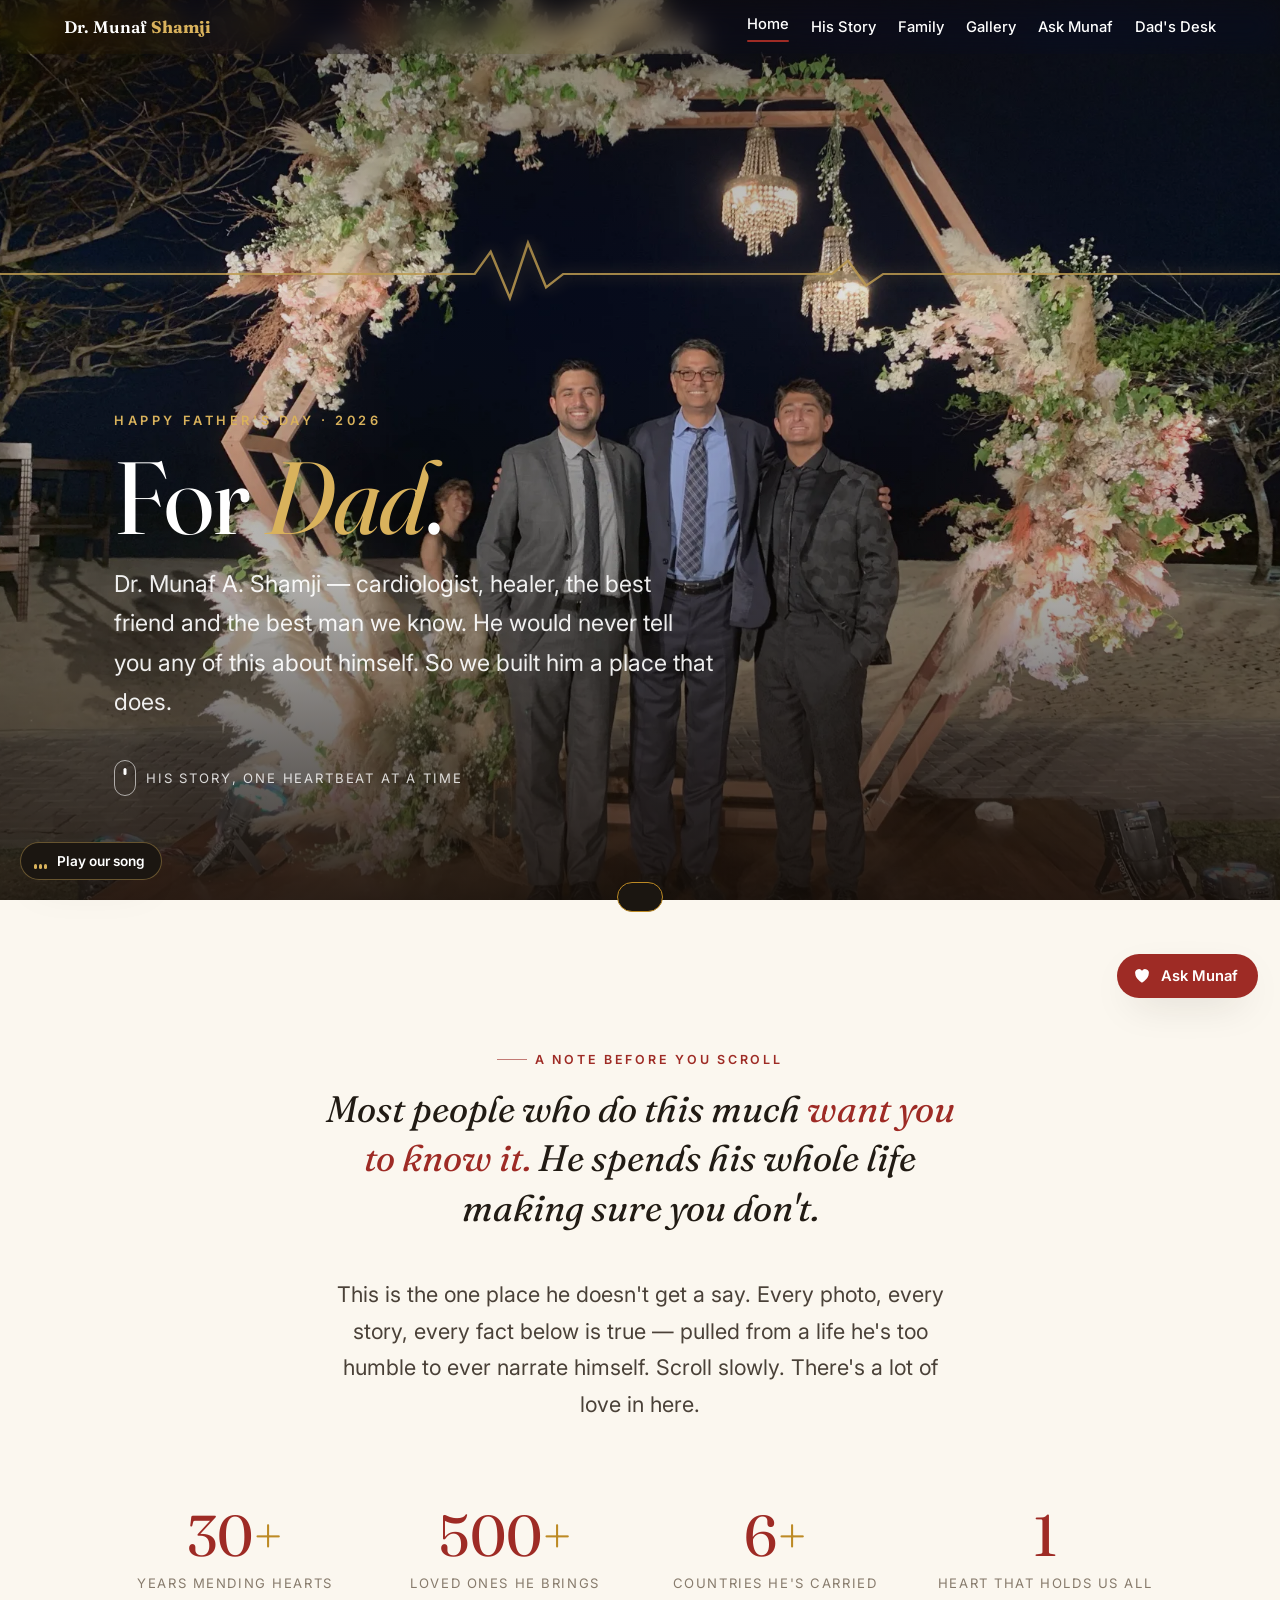
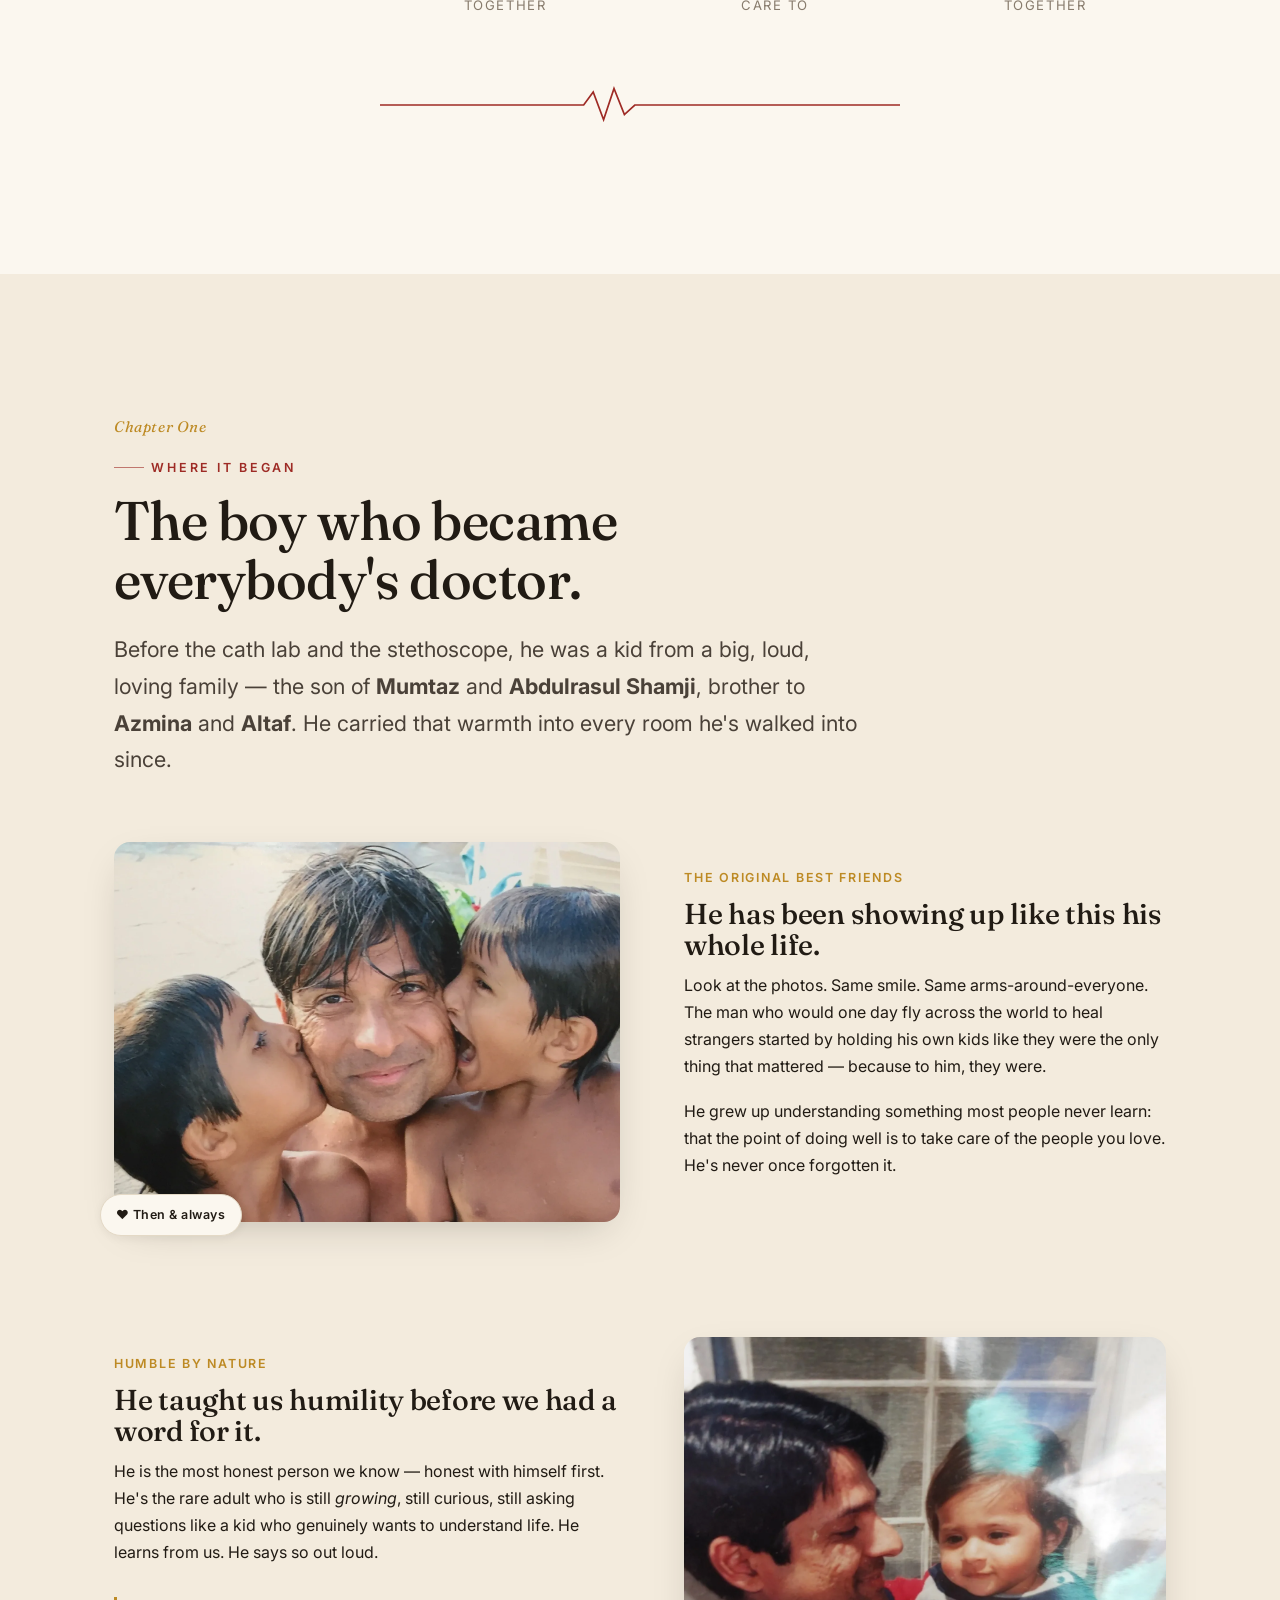
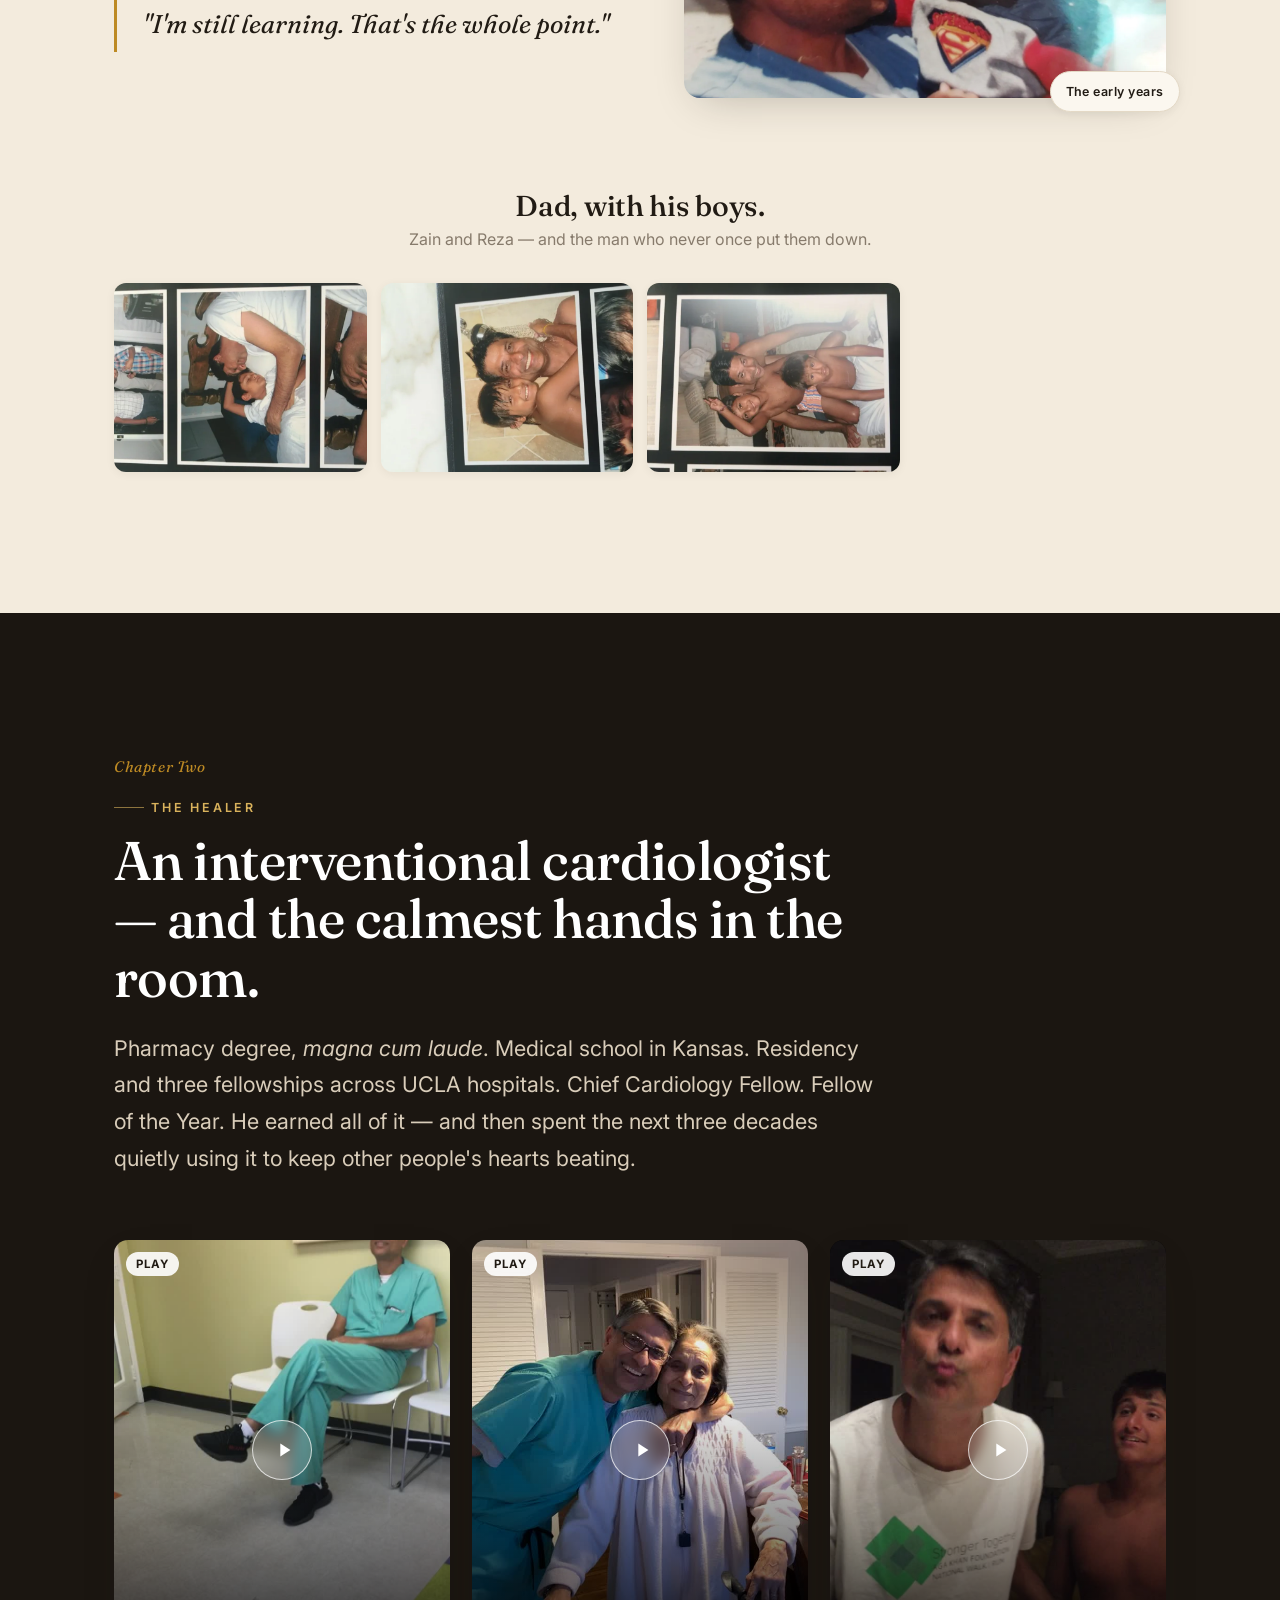
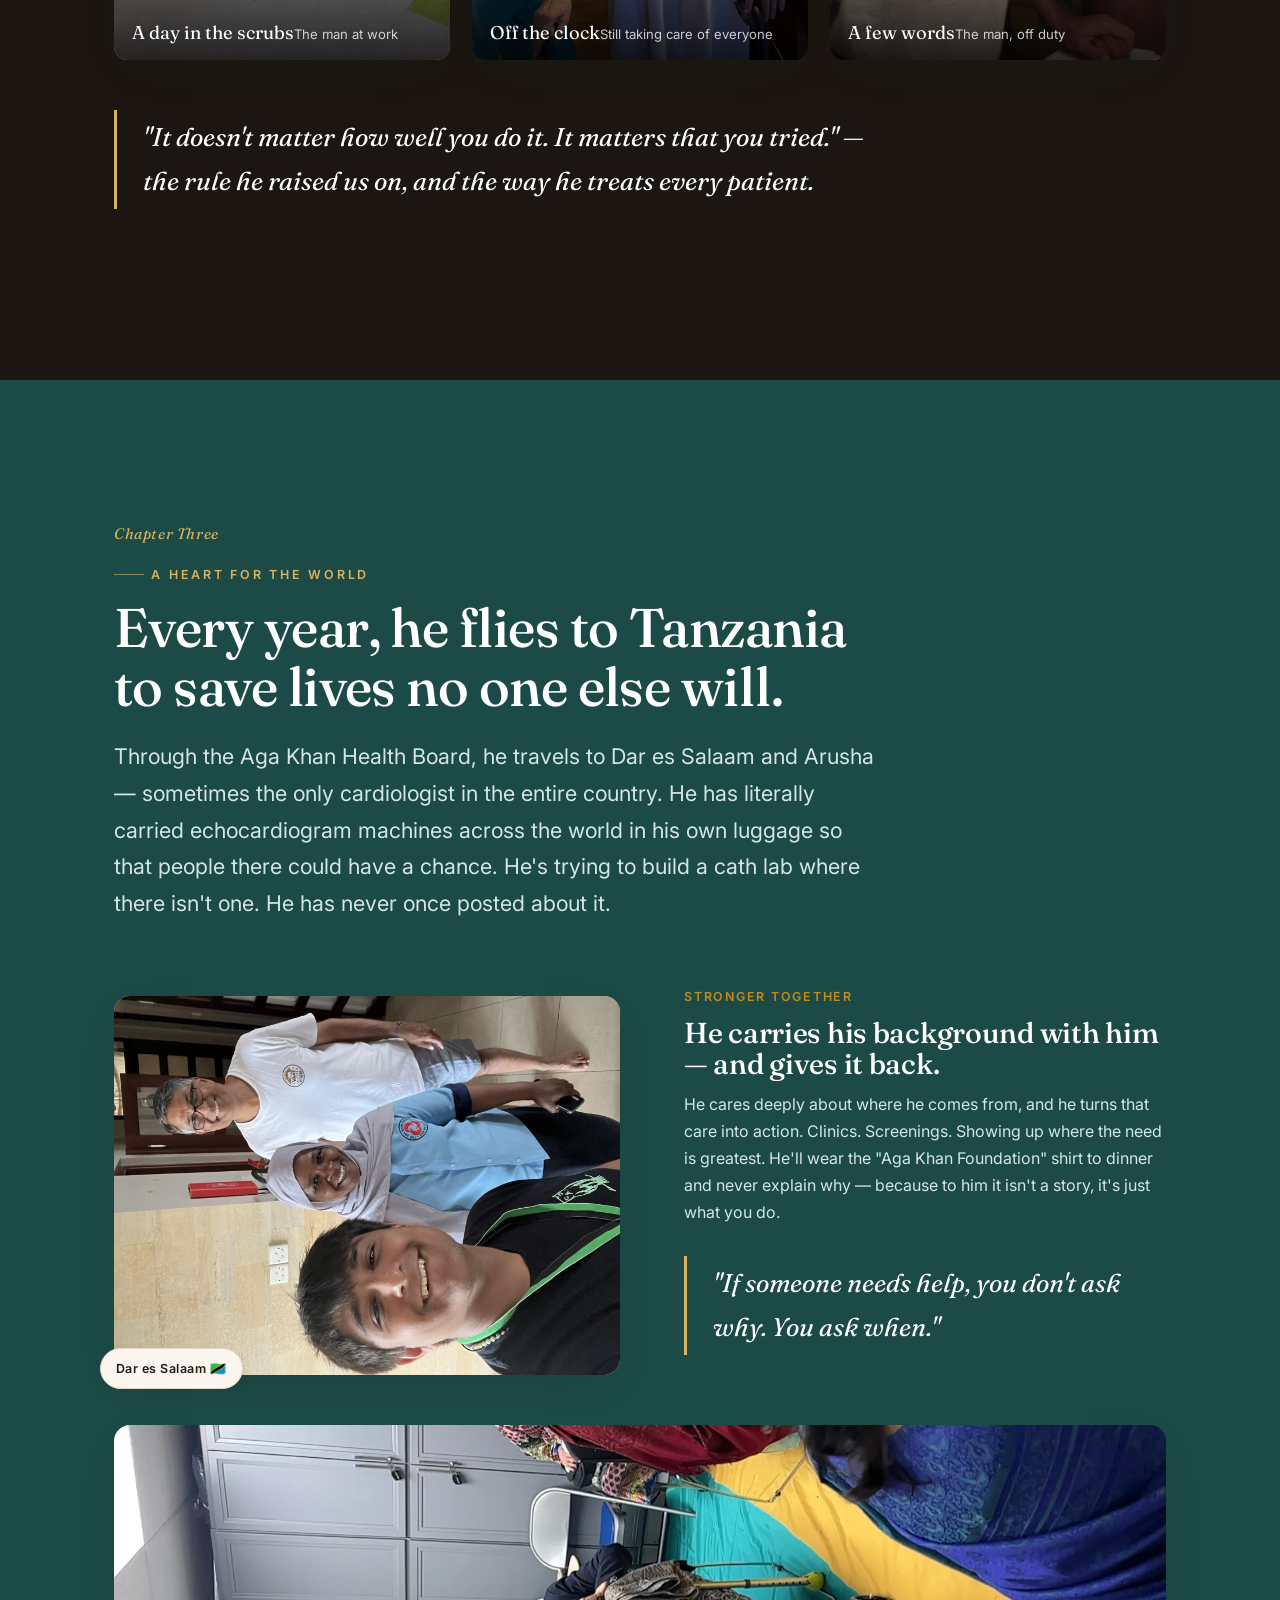
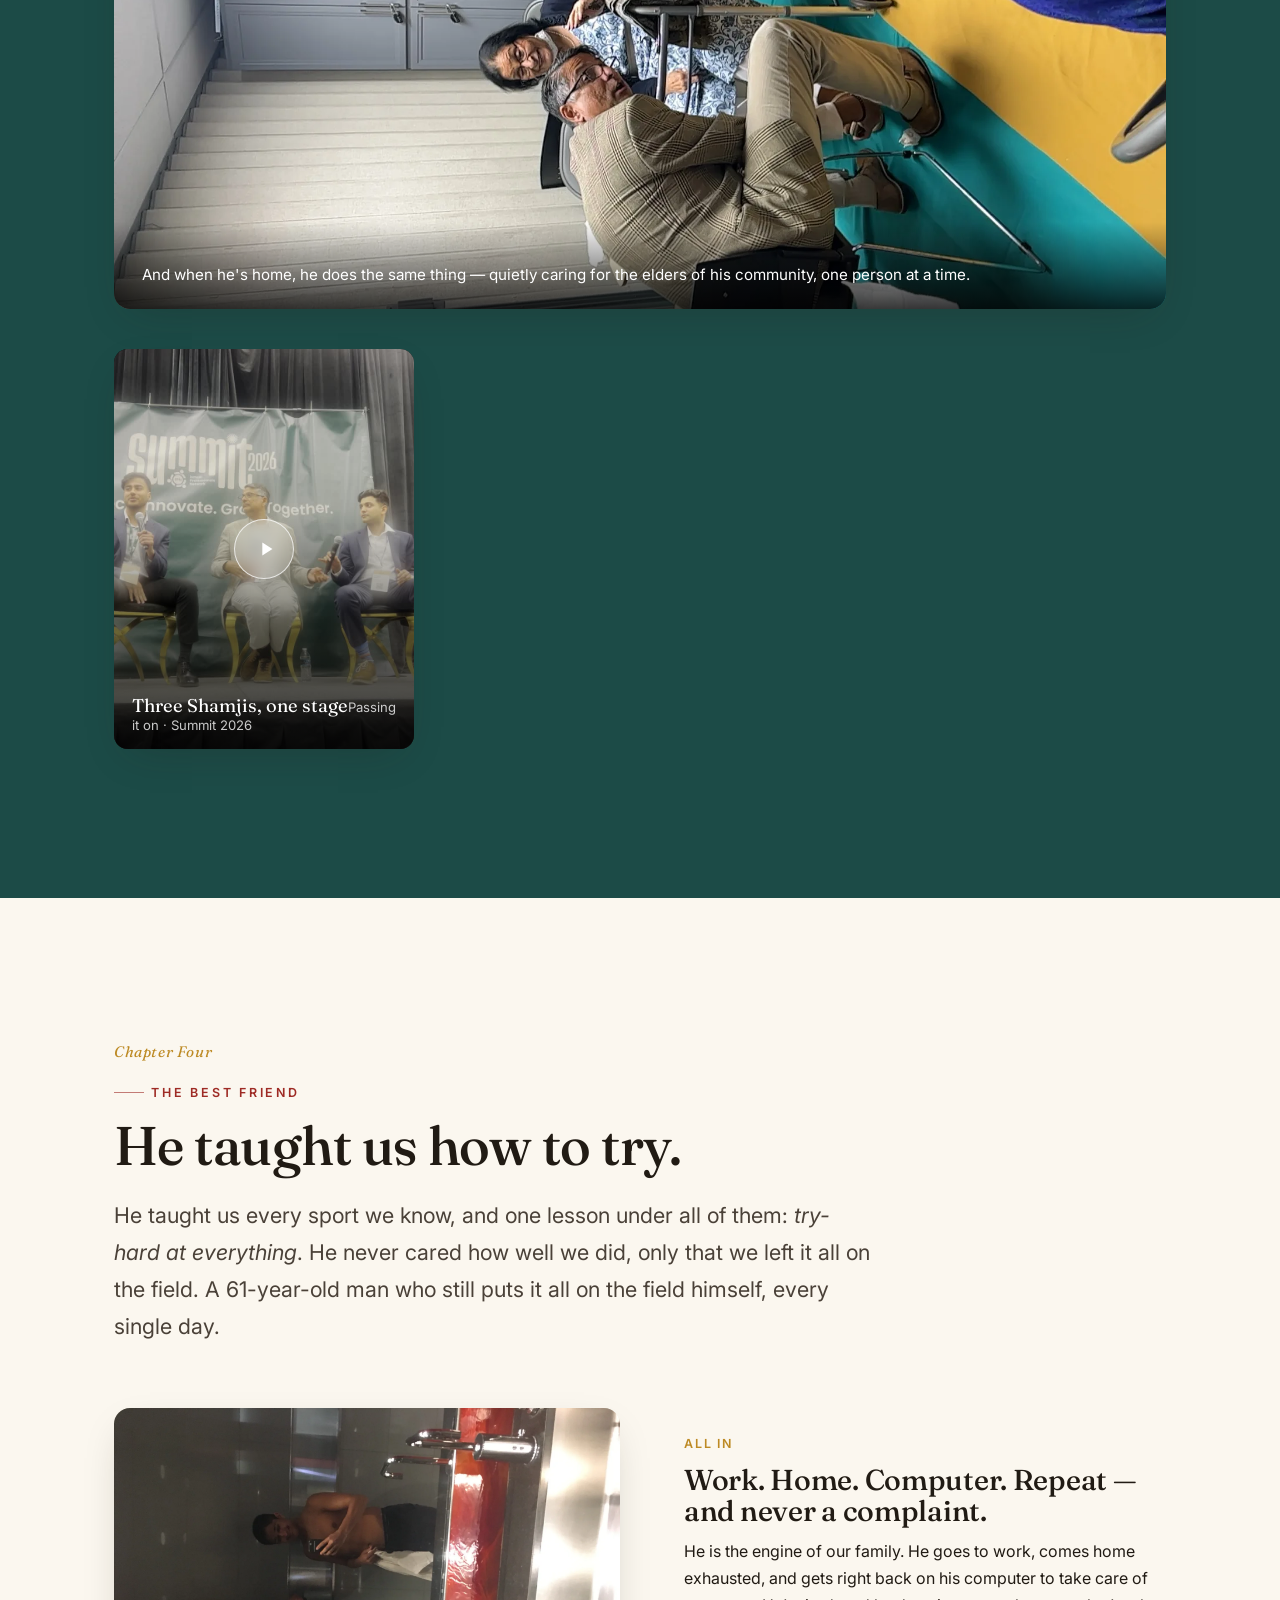
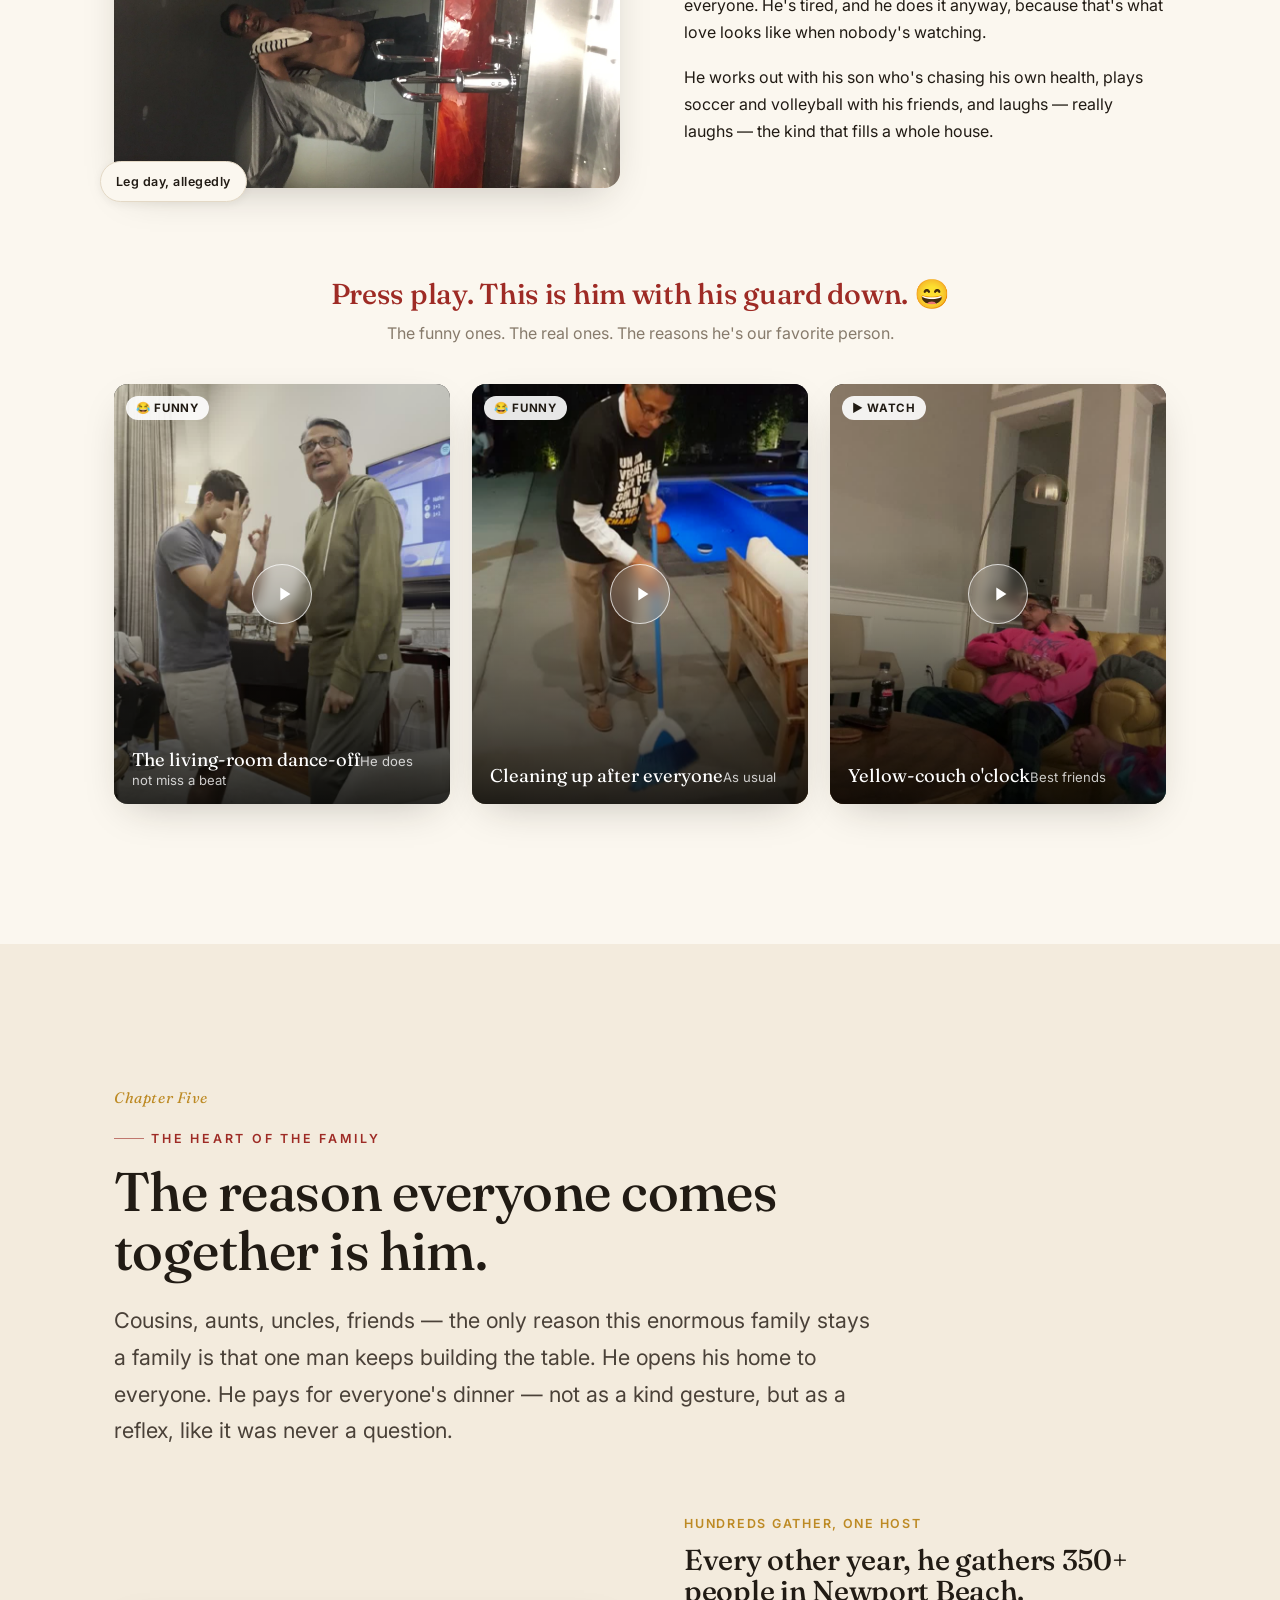
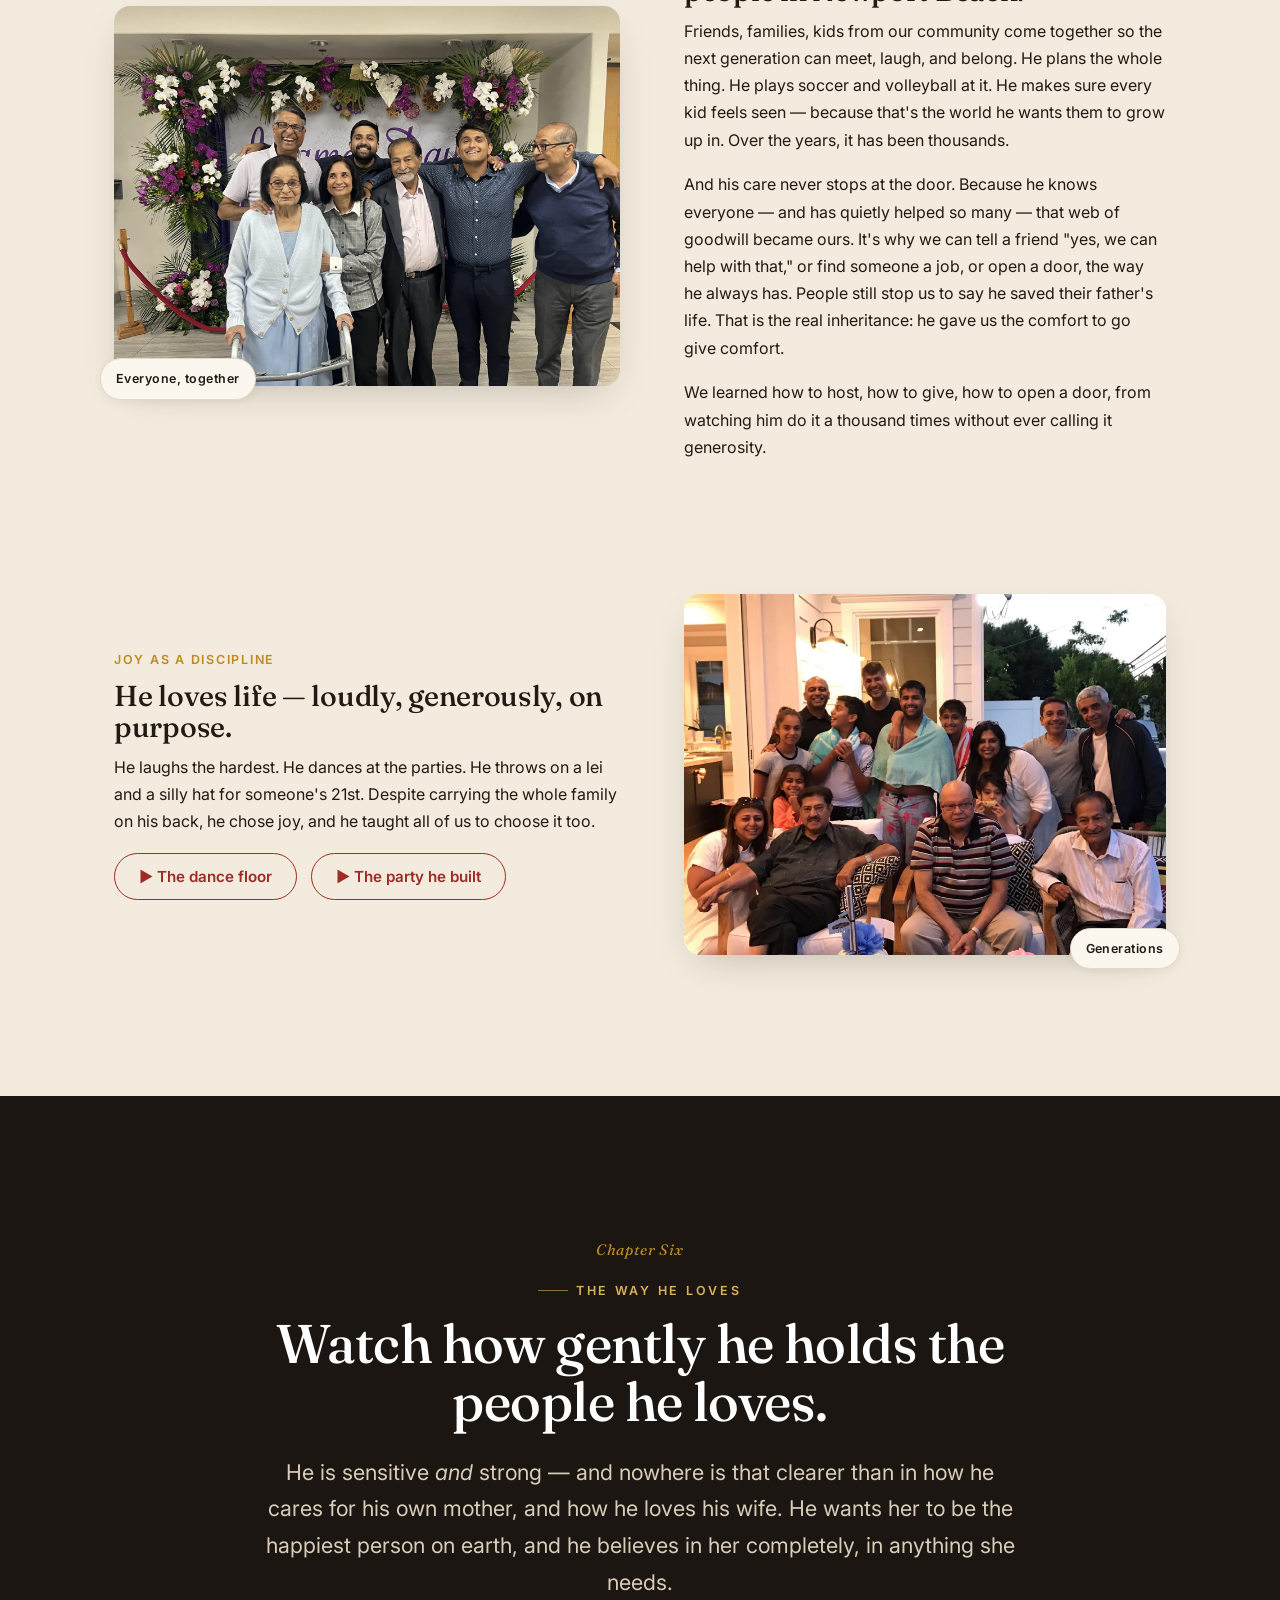
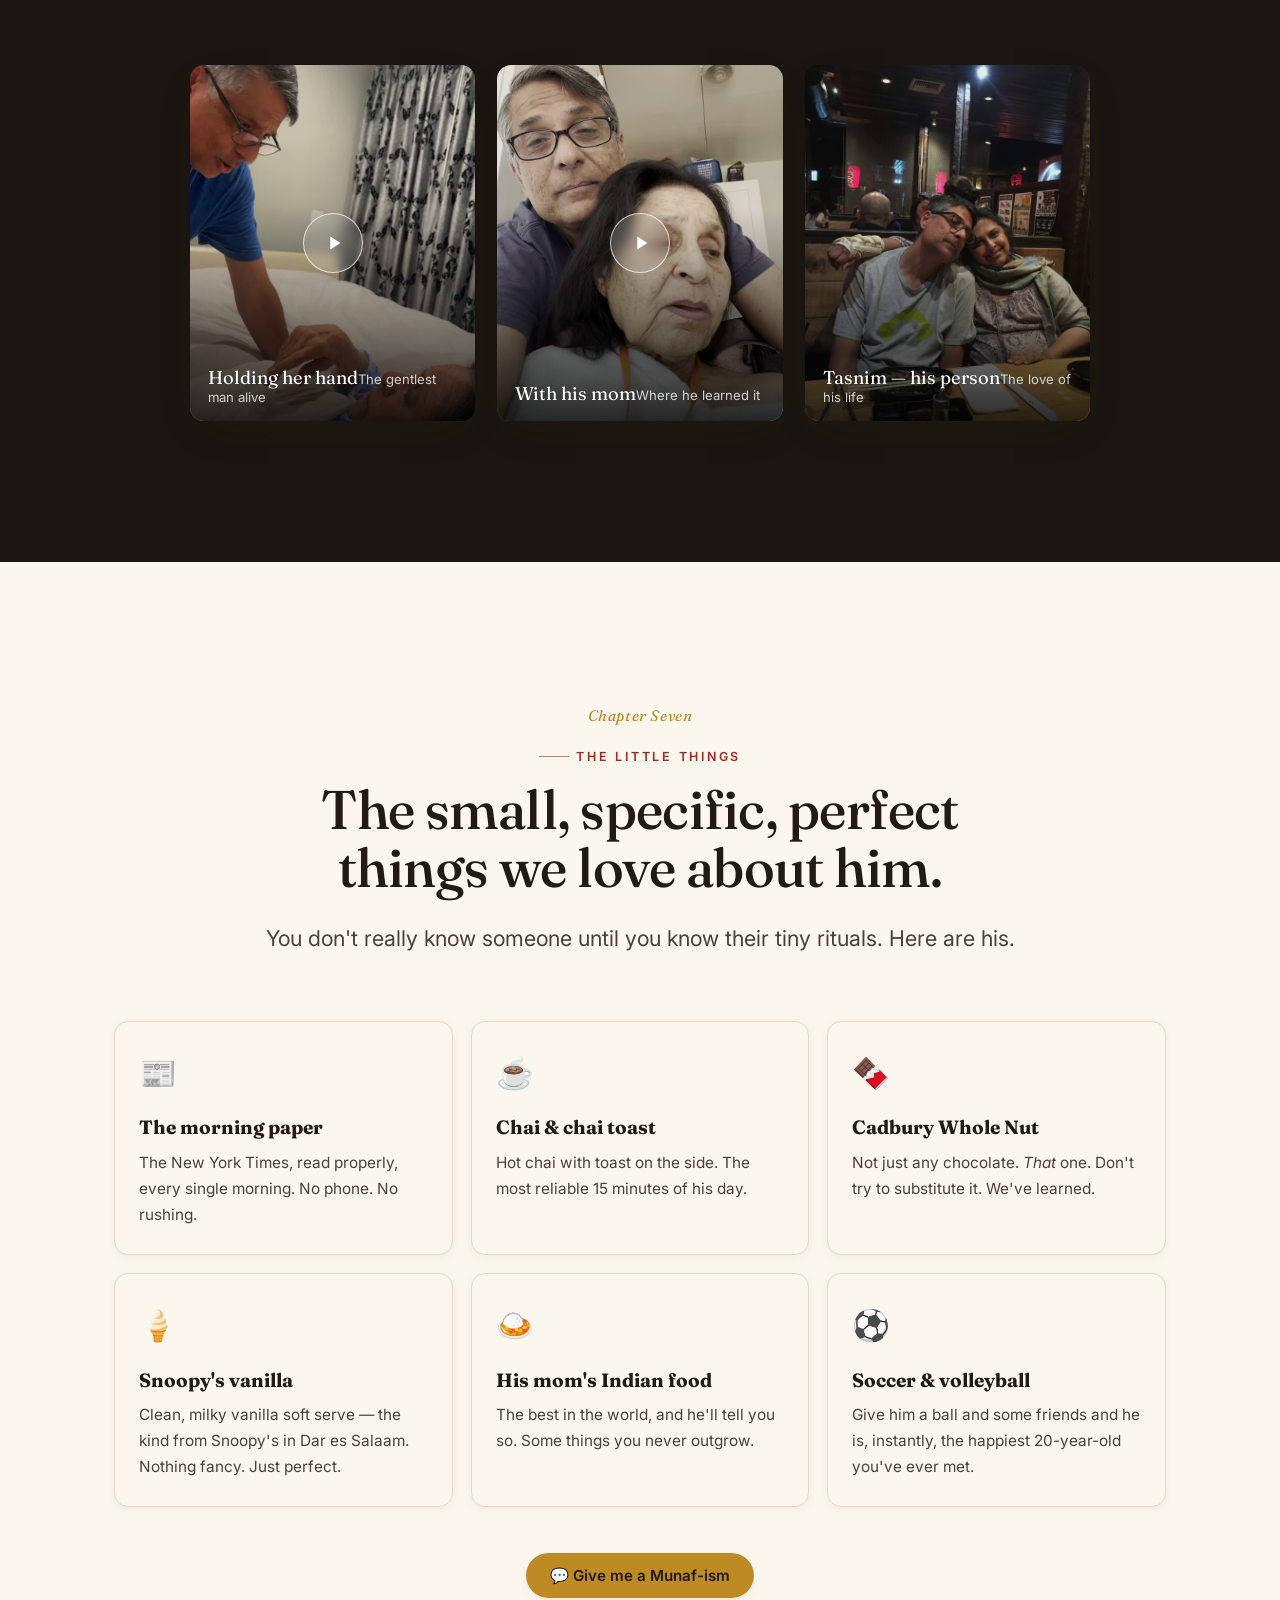
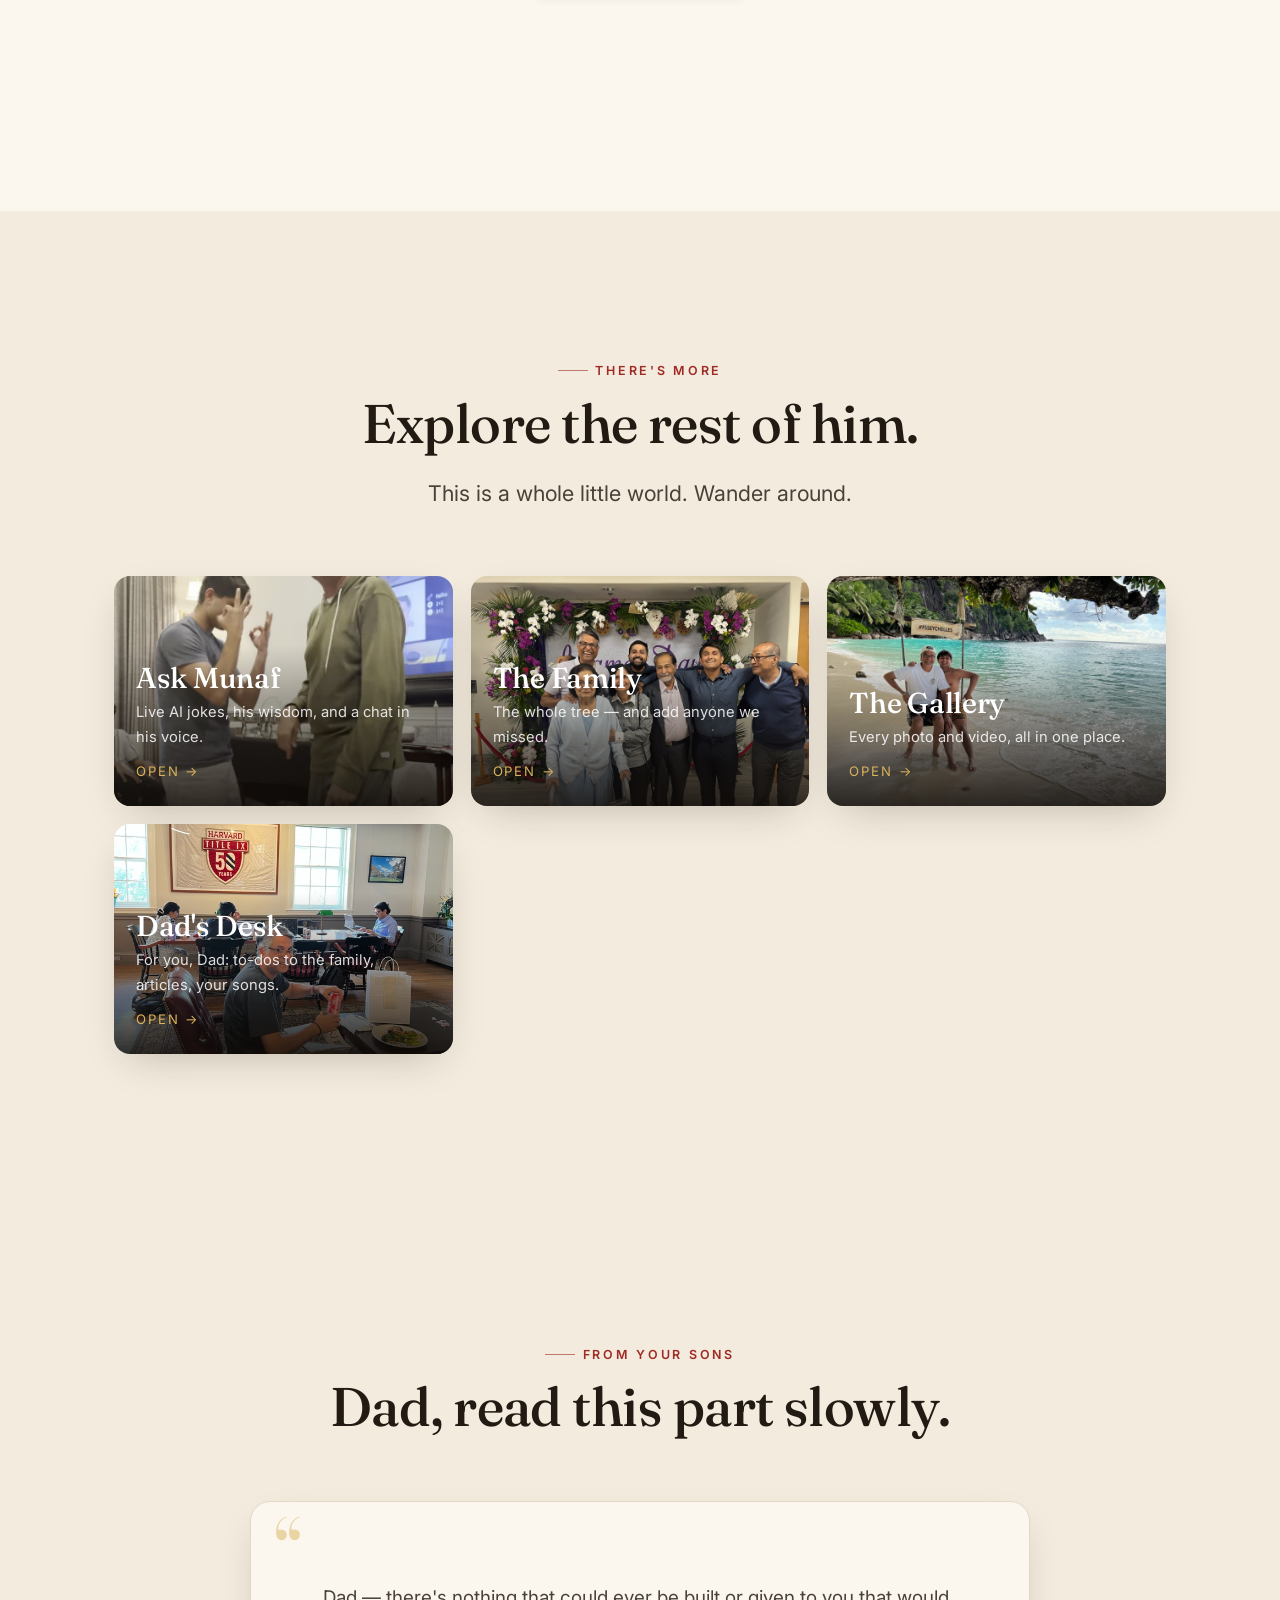
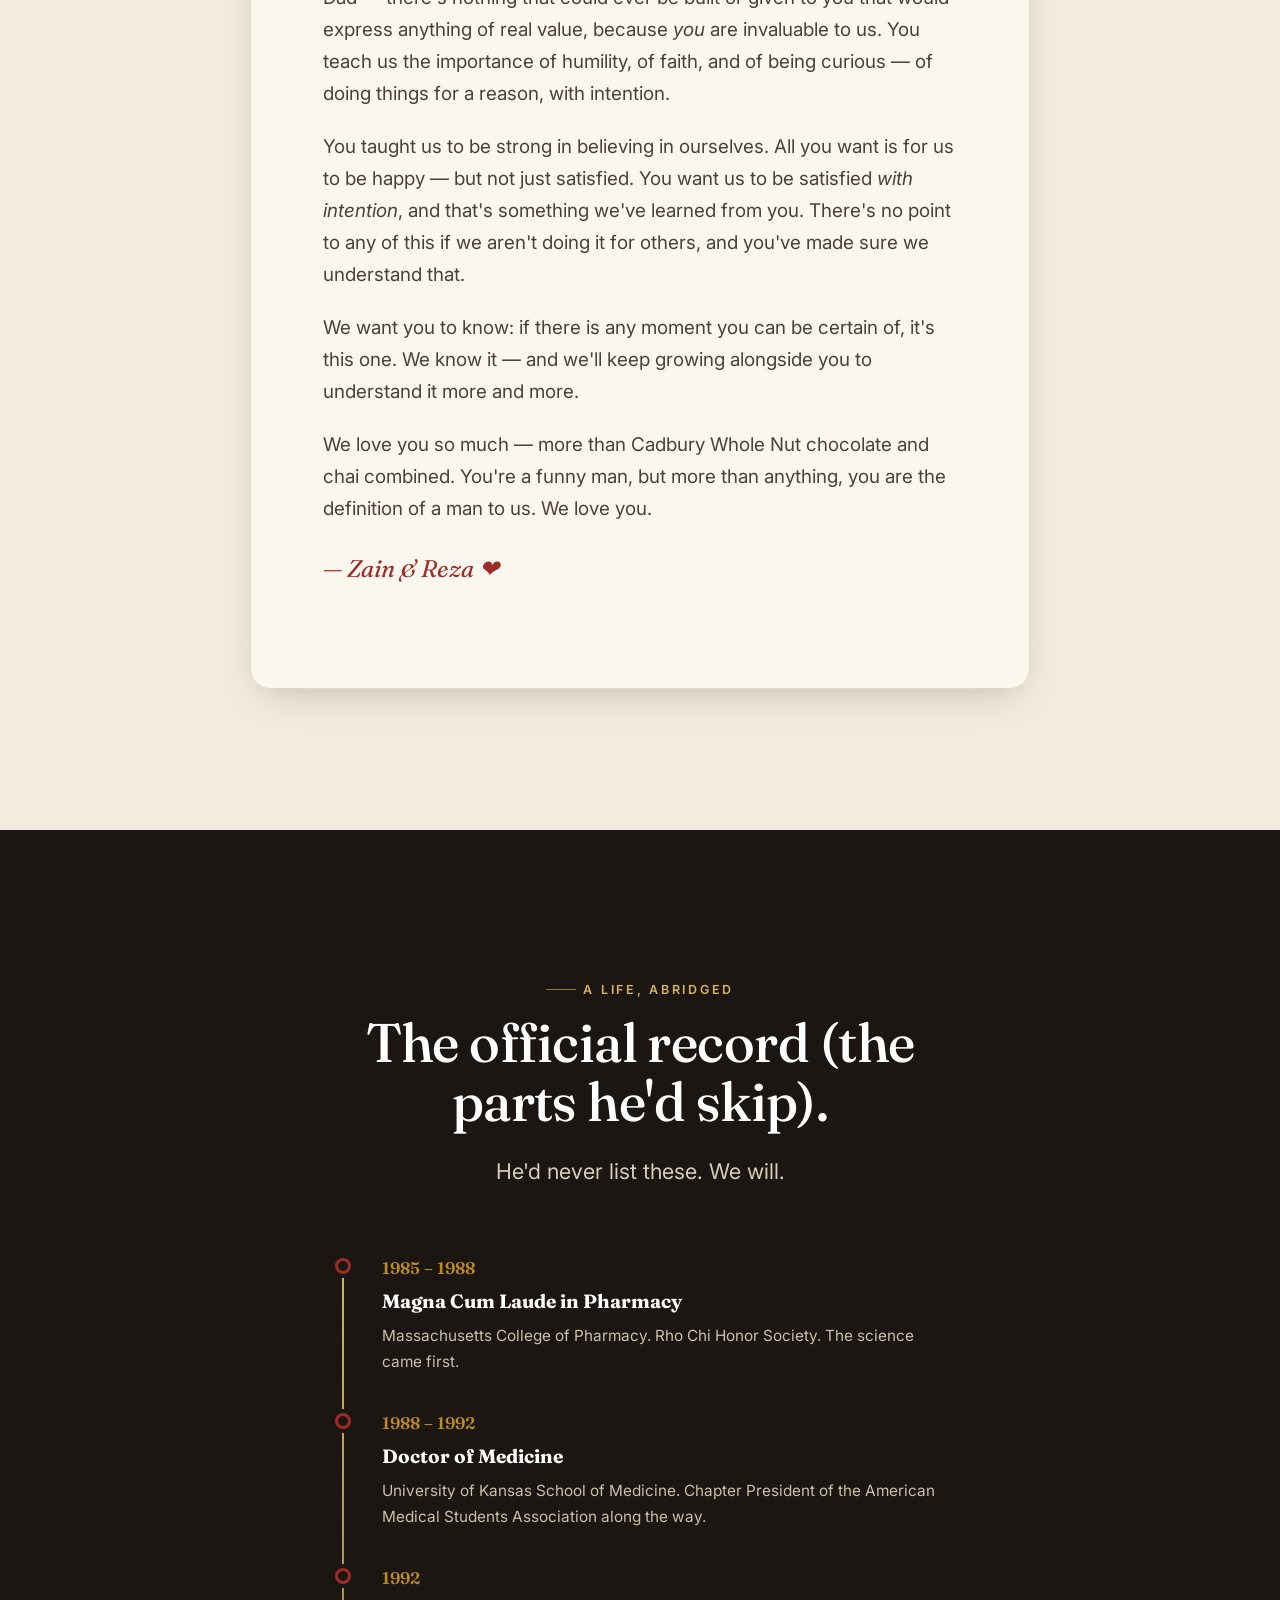
<file: index.html>
<!DOCTYPE html>
<html lang="en">
<head>
<meta charset="UTF-8" />
<meta name="viewport" content="width=device-width, initial-scale=1" />
<title>Dr. Munaf Shamji — A Father's Day Tribute</title>
<meta name="description" content="A tribute to Dr. Munaf A. Shamji — cardiologist, healer, the best friend and father a person could have. He'd never tell you any of this himself. So we will." />
<meta name="author" content="His sons" />
<!-- Unlisted: visible to anyone with the link, but not indexed by search engines. -->
<meta name="robots" content="noindex, nofollow" />
<meta name="theme-color" content="#9E2B25" />

<!-- Open Graph (for when you share the link) -->
<meta property="og:type" content="website" />
<meta property="og:title" content="For Dad — with all our hearts" />
<meta property="og:description" content="A tribute to Dr. Munaf A. Shamji. He never brags about himself, so we built him a home on the internet that does it for him." />
<meta property="og:image" content="https://munafshamji.com/assets/img/arch-suits.jpg" />
<meta property="og:url" content="https://munafshamji.com" />

<link rel="icon" href="data:image/svg+xml,<svg xmlns='http://www.w3.org/2000/svg' viewBox='0 0 100 100'><text y='.9em' font-size='90'>❤️</text></svg>" />
<link rel="preconnect" href="https://fonts.googleapis.com" />
<link rel="preconnect" href="https://fonts.gstatic.com" crossorigin />
<link href="https://fonts.googleapis.com/css2?family=Fraunces:ital,opsz,wght@0,9..144,400;0,9..144,500;0,9..144,600;1,9..144,400;1,9..144,500&family=Inter:wght@400;500;600;700&display=swap" rel="stylesheet" />
<link rel="stylesheet" href="assets/css/styles.css" />
</head>
<body data-page="home" class="has-hero">
<a href="#intro" class="skip" style="position:absolute;left:-9999px">Skip to content</a>

<!-- Top nav is injected by site.js (shared across all pages) -->

<!-- ===================== HERO ===================== -->
<header class="hero" id="top">
  <div class="hero__media">
    <picture>
      <source srcset="assets/img/arch-suits.webp" type="image/webp" />
      <img src="assets/img/arch-suits.jpg" alt="Munaf with his two sons under a floral arch on a beach at night" />
    </picture>
  </div>
  <div class="hero__ecg" aria-hidden="true">
    <svg viewBox="0 0 1200 90" preserveAspectRatio="none">
      <path class="ecg-path" d="M0,45 L420,45 L445,45 L460,20 L478,72 L495,10 L512,60 L528,45 L760,45 L780,45 L795,30 L812,58 L828,45 L1200,45" />
    </svg>
  </div>
  <div class="hero__inner reveal is-vis">
    <div class="hero__kicker">Happy Father's Day · 2026</div>
    <h1>For <em>Dad</em>.</h1>
    <p class="hero__sub">Dr. Munaf A. Shamji — cardiologist, healer, the best friend and the best man we know. He would never tell you any of this about himself. So we built him a place that does.</p>
    <a href="#intro" class="hero__scroll"><span class="dot"></span> His story, one heartbeat at a time</a>
  </div>
</header>

<!-- ===================== INTRO ===================== -->
<section id="intro" class="intro">
  <div class="wrap narrow">
    <span class="eyebrow reveal">A note before you scroll</span>
    <p class="signature-quote reveal d1">Most people who do this much <span>want you to know it.</span> He spends his whole life making sure you don't.</p>
    <p class="lead reveal d2" style="margin-top:2em">This is the one place he doesn't get a say. Every photo, every story, every fact below is true — pulled from a life he's too humble to ever narrate himself. Scroll slowly. There's a lot of love in here.</p>
  </div>

  <div class="wrap">
    <div class="stats">
      <div class="stat reveal">
        <div class="stat__num"><span data-count="30">0</span><span class="plus">+</span></div>
        <div class="stat__label">years mending hearts</div>
      </div>
      <div class="stat reveal d1">
        <div class="stat__num"><span data-count="500">0</span><span class="plus">+</span></div>
        <div class="stat__label">loved ones he brings together</div>
      </div>
      <div class="stat reveal d2">
        <div class="stat__num"><span data-count="6">0</span><span class="plus">+</span></div>
        <div class="stat__label">countries he's carried care to</div>
      </div>
      <div class="stat reveal d3">
        <div class="stat__num"><span data-count="1">0</span></div>
        <div class="stat__label">heart that holds us all together</div>
      </div>
    </div>
  </div>
  <div class="ecg-divider ecg-animate reveal" aria-hidden="true" style="margin-top:60px">
    <svg viewBox="0 0 600 46" preserveAspectRatio="xMidYMid meet"><path class="ecg-path" d="M0,23 L220,23 L235,23 L246,8 L258,40 L270,4 L282,34 L294,23 L600,23"/></svg>
  </div>
</section>

<!-- ===================== ORIGINS ===================== -->
<section id="origins" class="tint-paper2">
  <div class="wrap">
    <div class="sec-head reveal">
      <span class="chapter-no">Chapter One</span>
      <span class="eyebrow">Where it began</span>
      <h2>The boy who became everybody's doctor.</h2>
      <p class="lead">Before the cath lab and the stethoscope, he was a kid from a big, loud, loving family — the son of <strong>Mumtaz</strong> and <strong>Abdulrasul Shamji</strong>, brother to <strong>Azmina</strong> and <strong>Altaf</strong>. He carried that warmth into every room he's walked into since.</p>
    </div>

    <div class="story reveal">
      <div class="story__media js-media" data-type="img" data-src="assets/img/vintage-two-boys.jpg" data-cap="Two little boys who never stopped kissing this man's cheeks.">
        <div class="frame">
          <picture><source srcset="assets/img/vintage-two-boys.webp" type="image/webp"><img src="assets/img/vintage-two-boys.jpg" alt="Young Munaf with his two little sons kissing his cheeks" loading="lazy"></picture>
        </div>
        <span class="tag">❤ Then & always</span>
      </div>
      <div class="story__body">
        <span class="kicker">The original best friends</span>
        <h3>He has been showing up like this his whole life.</h3>
        <p>Look at the photos. Same smile. Same arms-around-everyone. The man who would one day fly across the world to heal strangers started by holding his own kids like they were the only thing that mattered — because to him, they were.</p>
        <p>He grew up understanding something most people never learn: that the point of doing well is to take care of the people you love. He's never once forgotten it.</p>
      </div>
    </div>

    <div class="story flip reveal">
      <div class="story__media js-media" data-type="img" data-src="assets/img/vintage-superman-baby.jpg" data-cap="Holding his own little superman.">
        <div class="frame">
          <picture><source srcset="assets/img/vintage-superman-baby.webp" type="image/webp"><img src="assets/img/vintage-superman-baby.jpg" alt="A young Munaf holding his baby" loading="lazy"></picture>
        </div>
        <span class="tag">The early years</span>
      </div>
      <div class="story__body">
        <span class="kicker">Humble by nature</span>
        <h3>He taught us humility before we had a word for it.</h3>
        <p>He is the most honest person we know — honest with himself first. He's the rare adult who is still <em>growing</em>, still curious, still asking questions like a kid who genuinely wants to understand life. He learns from us. He says so out loud.</p>
        <p class="pull">"I'm still learning. That's the whole point."</p>
      </div>
    </div>

    <div class="reveal" style="margin-top:clamp(52px,8vw,92px)">
      <h3 class="center" style="color:var(--ink);margin-bottom:.15em">Dad, with his boys.</h3>
      <p class="center muted" style="margin-bottom:30px">Zain and Reza — and the man who never once put them down.</p>
      <div class="gallery">
        <figure class="js-media" data-type="img" data-src="assets/img/vintage-nap.jpg" data-cap="A sleeping boy, and the man who never put him down.">
          <picture><source srcset="assets/img/vintage-nap-thumb.webp" type="image/webp"><img src="assets/img/vintage-nap-thumb.jpg" alt="Young Munaf cradling his sleeping son" loading="lazy"></picture>
        </figure>
        <figure class="js-media" data-type="img" data-src="assets/img/vintage-shower.jpg" data-cap="Soaking wet and both grinning.">
          <picture><source srcset="assets/img/vintage-shower-thumb.webp" type="image/webp"><img src="assets/img/vintage-shower-thumb.jpg" alt="Young Munaf hugging his son" loading="lazy"></picture>
        </figure>
        <figure class="js-media" data-type="img" data-src="assets/img/vintage-boys-floor.jpg" data-cap="Both boys piled on Dad. Always.">
          <picture><source srcset="assets/img/vintage-boys-floor-thumb.webp" type="image/webp"><img src="assets/img/vintage-boys-floor-thumb.jpg" alt="Young Munaf with his two little sons" loading="lazy"></picture>
        </figure>
      </div>
    </div>
  </div>
</section>

<!-- ===================== THE HEALER ===================== -->
<section id="healer" class="tint-ink">
  <div class="wrap">
    <div class="sec-head reveal">
      <span class="chapter-no">Chapter Two</span>
      <span class="eyebrow">The healer</span>
      <h2>An interventional cardiologist — and the calmest hands in the room.</h2>
      <p class="lead">Pharmacy degree, <em>magna cum laude</em>. Medical school in Kansas. Residency and three fellowships across UCLA hospitals. Chief Cardiology Fellow. Fellow of the Year. He earned all of it — and then spent the next three decades quietly using it to keep other people's hearts beating.</p>
    </div>

    <div class="vid-grid">
      <button class="vid-card js-media" data-type="video" data-src="assets/video/scrubs-clinic.mp4" data-cap="Between cases. Still smiling.">
        <img src="assets/video/scrubs-clinic-poster.jpg" alt="Munaf in scrubs at the clinic" loading="lazy">
        <span class="vid-card__badge">Play</span>
        <span class="vid-card__overlay"></span>
        <span class="vid-card__play"><svg viewBox="0 0 24 24"><path d="M8 5v14l11-7z"/></svg></span>
        <span class="vid-card__meta"><span class="t">A day in the scrubs</span><span class="s">The man at work</span></span>
      </button>
      <button class="vid-card js-media" data-type="video" data-src="assets/video/scrubs-hug-mom.mp4" data-cap="In scrubs, hugging the woman who raised him.">
        <img src="assets/video/scrubs-hug-mom-poster.jpg" alt="Munaf in scrubs hugging his mother" loading="lazy">
        <span class="vid-card__badge">Play</span>
        <span class="vid-card__overlay"></span>
        <span class="vid-card__play"><svg viewBox="0 0 24 24"><path d="M8 5v14l11-7z"/></svg></span>
        <span class="vid-card__meta"><span class="t">Off the clock</span><span class="s">Still taking care of everyone</span></span>
      </button>
      <button class="vid-card js-media" data-type="video" data-src="assets/video/aga-khan-dinner.mp4" data-cap="At dinner, mid-laugh — the man with his guard down.">
        <img src="assets/video/aga-khan-dinner-poster.jpg" alt="Munaf laughing at dinner" loading="lazy">
        <span class="vid-card__badge">Play</span>
        <span class="vid-card__overlay"></span>
        <span class="vid-card__play"><svg viewBox="0 0 24 24"><path d="M8 5v14l11-7z"/></svg></span>
        <span class="vid-card__meta"><span class="t">A few words</span><span class="s">The man, off duty</span></span>
      </button>
    </div>

    <p class="pull reveal" style="margin-top:50px;max-width:780px">"It doesn't matter how well you do it. It matters that you tried." — the rule he raised us on, and the way he treats every patient.</p>
  </div>
</section>

<!-- ===================== THE WORLD / GLOBAL HEALTH ===================== -->
<section id="world" class="tint-teal">
  <div class="wrap">
    <div class="sec-head reveal">
      <span class="chapter-no">Chapter Three</span>
      <span class="eyebrow">A heart for the world</span>
      <h2>Every year, he flies to Tanzania to save lives no one else will.</h2>
      <p class="lead">Through the Aga Khan Health Board, he travels to Dar es Salaam and Arusha — sometimes the only cardiologist in the entire country. He has literally carried echocardiogram machines across the world in his own luggage so that people there could have a chance. He's trying to build a cath lab where there isn't one. He has never once posted about it.</p>
    </div>

    <div class="story reveal">
      <div class="story__media js-media" data-type="img" data-src="assets/img/tanzania-clinic.jpg" data-cap="Tanzania. Where he's needed most, and asks for the least.">
        <div class="frame">
          <picture><source srcset="assets/img/tanzania-clinic.webp" type="image/webp"><img src="assets/img/tanzania-clinic.jpg" alt="Munaf with a Tanzanian health worker" loading="lazy"></picture>
        </div>
        <span class="tag">Dar es Salaam 🇹🇿</span>
      </div>
      <div class="story__body">
        <span class="kicker">Stronger together</span>
        <h3>He carries his background with him — and gives it back.</h3>
        <p>He cares deeply about where he comes from, and he turns that care into action. Clinics. Screenings. Showing up where the need is greatest. He'll wear the "Aga Khan Foundation" shirt to dinner and never explain why — because to him it isn't a story, it's just what you do.</p>
        <p class="pull">"If someone needs help, you don't ask why. You ask when."</p>
      </div>
    </div>

    <div class="banner reveal js-media" data-type="img" data-src="assets/img/community-elder-care.jpg" data-cap="At home, too: caring for the elders of his community.">
      <picture><source srcset="assets/img/community-elder-care.webp" type="image/webp"><img src="assets/img/community-elder-care.jpg" alt="Munaf bending to embrace and help an elderly woman at a community center" loading="lazy"></picture>
      <div class="banner__cap">And when he's home, he does the same thing — quietly caring for the elders of his community, one person at a time.</div>
    </div>

    <div style="margin-top:40px" class="reveal">
      <button class="vid-card js-media" data-type="video" data-src="assets/video/ipn-summit-panel.mp4" data-cap="On stage with his two sons — Ismaili Professionals Network Summit." style="max-width:300px;aspect-ratio:9/12;display:inline-block">
        <img src="assets/video/ipn-summit-panel-poster.jpg" alt="Munaf on a panel with his two sons" loading="lazy">
        <span class="vid-card__overlay"></span>
        <span class="vid-card__play"><svg viewBox="0 0 24 24"><path d="M8 5v14l11-7z"/></svg></span>
        <span class="vid-card__meta"><span class="t">Three Shamjis, one stage</span><span class="s">Passing it on · Summit 2026</span></span>
      </button>
    </div>
  </div>
</section>

<!-- ===================== BEST FRIEND ===================== -->
<section id="bestfriend">
  <div class="wrap">
    <div class="sec-head reveal">
      <span class="chapter-no">Chapter Four</span>
      <span class="eyebrow">The best friend</span>
      <h2>He taught us how to try.</h2>
      <p class="lead">He taught us every sport we know, and one lesson under all of them: <em>try-hard at everything</em>. He never cared how well we did, only that we left it all on the field. A 61-year-old man who still puts it all on the field himself, every single day.</p>
    </div>

    <div class="story reveal">
      <div class="story__media js-media" data-type="img" data-src="assets/img/gym-mirror.jpg" data-cap="Still showing up to the gym — now with his son.">
        <div class="frame">
          <picture><source srcset="assets/img/gym-mirror.webp" type="image/webp"><img src="assets/img/gym-mirror.jpg" alt="Munaf and his son at the gym" loading="lazy"></picture>
        </div>
        <span class="tag">Leg day, allegedly</span>
      </div>
      <div class="story__body">
        <span class="kicker">All in</span>
        <h3>Work. Home. Computer. Repeat — and never a complaint.</h3>
        <p>He is the engine of our family. He goes to work, comes home exhausted, and gets right back on his computer to take care of everyone. He's tired, and he does it anyway, because that's what love looks like when nobody's watching.</p>
        <p>He works out with his son who's chasing his own health, plays soccer and volleyball with his friends, and laughs — really laughs — the kind that fills a whole house.</p>
      </div>
    </div>

    <h3 class="center reveal" style="margin-top:90px;color:var(--garnet)">Press play. This is him with his guard down. 😄</h3>
    <p class="center muted reveal" style="margin-bottom:36px">The funny ones. The real ones. The reasons he's our favorite person.</p>
    <div class="vid-grid">
      <button class="vid-card js-media" data-type="video" data-src="assets/video/dancing-together.mp4" data-cap="Dance-off in the living room. He fully committed.">
        <img src="assets/video/dancing-together-poster.jpg" alt="Munaf dancing with his son" loading="lazy">
        <span class="vid-card__badge">😂 Funny</span>
        <span class="vid-card__overlay"></span>
        <span class="vid-card__play"><svg viewBox="0 0 24 24"><path d="M8 5v14l11-7z"/></svg></span>
        <span class="vid-card__meta"><span class="t">The living-room dance-off</span><span class="s">He does not miss a beat</span></span>
      </button>
      <button class="vid-card js-media" data-type="video" data-src="assets/video/sweeping.mp4" data-cap="11pm. Party's over. Champion of the broom.">
        <img src="assets/video/sweeping-poster.jpg" alt="Munaf sweeping the patio at night" loading="lazy">
        <span class="vid-card__badge">😂 Funny</span>
        <span class="vid-card__overlay"></span>
        <span class="vid-card__play"><svg viewBox="0 0 24 24"><path d="M8 5v14l11-7z"/></svg></span>
        <span class="vid-card__meta"><span class="t">Cleaning up after everyone</span><span class="s">As usual</span></span>
      </button>
      <button class="vid-card js-media" data-type="video" data-src="assets/video/couch-cuddle.mp4" data-cap="The safest place in the world is right here.">
        <img src="assets/video/couch-cuddle-poster.jpg" alt="Munaf and his son on the couch" loading="lazy">
        <span class="vid-card__badge">▶ Watch</span>
        <span class="vid-card__overlay"></span>
        <span class="vid-card__play"><svg viewBox="0 0 24 24"><path d="M8 5v14l11-7z"/></svg></span>
        <span class="vid-card__meta"><span class="t">Yellow-couch o'clock</span><span class="s">Best friends</span></span>
      </button>
    </div>
  </div>
</section>

<!-- ===================== FAMILY ===================== -->
<section id="family" class="tint-paper2">
  <div class="wrap">
    <div class="sec-head reveal">
      <span class="chapter-no">Chapter Five</span>
      <span class="eyebrow">The heart of the family</span>
      <h2>The reason everyone comes together is him.</h2>
      <p class="lead">Cousins, aunts, uncles, friends — the only reason this enormous family stays a family is that one man keeps building the table. He opens his home to everyone. He pays for everyone's dinner — not as a kind gesture, but as a reflex, like it was never a question.</p>
    </div>

    <div class="story reveal">
      <div class="story__media js-media" data-type="img" data-src="assets/img/family-floral-event.jpg" data-cap="The whole gang. He's the gravity that holds it together.">
        <div class="frame">
          <picture><source srcset="assets/img/family-floral-event.webp" type="image/webp"><img src="assets/img/family-floral-event.jpg" alt="The Shamji family together at an event" loading="lazy"></picture>
        </div>
        <span class="tag">Everyone, together</span>
      </div>
      <div class="story__body">
        <span class="kicker">Hundreds gather, one host</span>
        <h3>Every other year, he gathers 350+ people in Newport Beach.</h3>
        <p>Friends, families, kids from our community come together so the next generation can meet, laugh, and belong. He plans the whole thing. He plays soccer and volleyball at it. He makes sure every kid feels seen — because that's the world he wants them to grow up in. Over the years, it has been thousands.</p>
        <p>And his care never stops at the door. Because he knows everyone — and has quietly helped so many — that web of goodwill became ours. It's why we can tell a friend "yes, we can help with that," or find someone a job, or open a door, the way he always has. People still stop us to say he saved their father's life. That is the real inheritance: he gave us the comfort to go give comfort.</p>
        <p>We learned how to host, how to give, how to open a door, from watching him do it a thousand times without ever calling it generosity.</p>
      </div>
    </div>

    <div class="story flip reveal">
      <div class="story__media js-media" data-type="img" data-src="assets/img/family-porch.jpg" data-cap="Three generations, one porch, his doing.">
        <div class="frame">
          <picture><source srcset="assets/img/family-porch.webp" type="image/webp"><img src="assets/img/family-porch.jpg" alt="Three generations of the family on a porch" loading="lazy"></picture>
        </div>
        <span class="tag">Generations</span>
      </div>
      <div class="story__body">
        <span class="kicker">Joy as a discipline</span>
        <h3>He loves life — loudly, generously, on purpose.</h3>
        <p>He laughs the hardest. He dances at the parties. He throws on a lei and a silly hat for someone's 21st. Despite carrying the whole family on his back, he chose joy, and he taught all of us to choose it too.</p>
        <div style="display:flex;gap:14px;flex-wrap:wrap;margin-top:18px">
          <button class="btn ghost js-media" data-type="video" data-src="assets/video/imaan-21-party.mp4" data-cap="On the dance floor, full send.">▶ The dance floor</button>
          <button class="btn ghost js-media" data-type="video" data-src="assets/video/party-dancing.mp4" data-cap="He brought the whole party together.">▶ The party he built</button>
        </div>
      </div>
    </div>
  </div>
</section>

<!-- ===================== THE WAY HE LOVES ===================== -->
<section id="love" class="tint-ink">
  <div class="wrap">
    <div class="sec-head center reveal">
      <span class="chapter-no">Chapter Six</span>
      <span class="eyebrow" style="justify-content:center">The way he loves</span>
      <h2>Watch how gently he holds the people he loves.</h2>
      <p class="lead" style="margin-inline:auto">He is sensitive <em>and</em> strong — and nowhere is that clearer than in how he cares for his own mother, and how he loves his wife. He wants her to be the happiest person on earth, and he believes in her completely, in anything she needs.</p>
    </div>

    <div class="vid-grid" style="max-width:900px;margin-inline:auto">
      <button class="vid-card js-media" data-type="video" data-src="assets/video/caring-for-mom.mp4" data-cap="A son, still holding his mother's hand.">
        <img src="assets/video/caring-for-mom-poster.jpg" alt="Munaf holding his elderly mother's hand at her bedside" loading="lazy">
        <span class="vid-card__overlay"></span>
        <span class="vid-card__play"><svg viewBox="0 0 24 24"><path d="M8 5v14l11-7z"/></svg></span>
        <span class="vid-card__meta"><span class="t">Holding her hand</span><span class="s">The gentlest man alive</span></span>
      </button>
      <button class="vid-card js-media" data-type="video" data-src="assets/video/mom-selfie.mp4" data-cap="Always making her smile.">
        <img src="assets/video/mom-selfie-poster.jpg" alt="Munaf with his mother" loading="lazy">
        <span class="vid-card__overlay"></span>
        <span class="vid-card__play"><svg viewBox="0 0 24 24"><path d="M8 5v14l11-7z"/></svg></span>
        <span class="vid-card__meta"><span class="t">With his mom</span><span class="s">Where he learned it</span></span>
      </button>
      <button class="vid-card js-media" data-type="img" data-src="assets/img/with-wife-restaurant.jpg" data-cap="Resting his head where it's always been safe.">
        <img src="assets/img/with-wife-restaurant-thumb.jpg" alt="Munaf resting his head on his wife's shoulder" loading="lazy">
        <span class="vid-card__overlay"></span>
        <span class="vid-card__meta"><span class="t">Tasnim — his person</span><span class="s">The love of his life</span></span>
      </button>
    </div>
  </div>
</section>

<!-- ===================== ADVENTURES strip handled in gallery; LITTLE THINGS ===================== -->
<section id="littlethings">
  <div class="wrap">
    <div class="sec-head center reveal">
      <span class="chapter-no">Chapter Seven</span>
      <span class="eyebrow" style="justify-content:center">The little things</span>
      <h2>The small, specific, perfect things we love about him.</h2>
      <p class="lead" style="margin-inline:auto">You don't really know someone until you know their tiny rituals. Here are his.</p>
    </div>
    <div class="things">
      <div class="thing reveal"><span class="ic">📰</span><h4>The morning paper</h4><p>The New York Times, read properly, every single morning. No phone. No rushing.</p></div>
      <div class="thing reveal d1"><span class="ic">☕</span><h4>Chai &amp; chai toast</h4><p>Hot chai with toast on the side. The most reliable 15 minutes of his day.</p></div>
      <div class="thing reveal d2"><span class="ic">🍫</span><h4>Cadbury Whole Nut</h4><p>Not just any chocolate. <em>That</em> one. Don't try to substitute it. We've learned.</p></div>
      <div class="thing reveal"><span class="ic">🍦</span><h4>Snoopy's vanilla</h4><p>Clean, milky vanilla soft serve — the kind from Snoopy's in Dar es Salaam. Nothing fancy. Just perfect.</p></div>
      <div class="thing reveal d1"><span class="ic">🍛</span><h4>His mom's Indian food</h4><p>The best in the world, and he'll tell you so. Some things you never outgrow.</p></div>
      <div class="thing reveal d2"><span class="ic">⚽</span><h4>Soccer &amp; volleyball</h4><p>Give him a ball and some friends and he is, instantly, the happiest 20-year-old you've ever met.</p></div>
    </div>

    <p class="center reveal" style="margin-top:46px">
      <button class="btn gold" id="munafism-btn">💬 Give me a Munaf-ism</button>
    </p>
    <p class="center muted reveal" id="munafism-out" style="font-family:var(--serif);font-style:italic;font-size:1.3rem;min-height:1.5em;margin-top:18px;color:var(--ink)"></p>
  </div>
</section>

<!-- ===================== EXPLORE (multi-page hub) ===================== -->
<section id="explore" class="tint-paper2">
  <div class="wrap">
    <div class="sec-head center reveal">
      <span class="eyebrow" style="justify-content:center">There's more</span>
      <h2>Explore the rest of him.</h2>
      <p class="lead" style="margin-inline:auto">This is a whole little world. Wander around.</p>
    </div>
    <div class="explore">
      <a class="explore-card reveal" href="fun.html">
        <img src="assets/video/dancing-together-poster.jpg" alt="" loading="lazy" />
        <div class="explore-card__body"><h3>Ask Munaf</h3><p>Live AI jokes, his wisdom, and a chat in his voice.</p><span class="explore-card__go">Open →</span></div>
      </a>
      <a class="explore-card reveal d1" href="family.html">
        <img src="assets/img/family-floral-event-thumb.jpg" alt="" loading="lazy" />
        <div class="explore-card__body"><h3>The Family</h3><p>The whole tree — and add anyone we missed.</p><span class="explore-card__go">Open →</span></div>
      </a>
      <a class="explore-card reveal d2" href="gallery.html">
        <img src="assets/img/seychelles-swing-thumb.jpg" alt="" loading="lazy" />
        <div class="explore-card__body"><h3>The Gallery</h3><p>Every photo and video, all in one place.</p><span class="explore-card__go">Open →</span></div>
      </a>
      <a class="explore-card reveal d3" href="dad.html">
        <img src="assets/img/reading-harvard-thumb.jpg" alt="" loading="lazy" />
        <div class="explore-card__body"><h3>Dad's Desk</h3><p>For you, Dad: to-dos to the family, articles, your songs.</p><span class="explore-card__go">Open →</span></div>
      </a>
    </div>
  </div>
</section>

<!-- ===================== LETTER ===================== -->
<section id="letter" class="letter">
  <div class="wrap">
    <div class="sec-head center reveal">
      <span class="eyebrow" style="justify-content:center">From your sons</span>
      <h2>Dad, read this part slowly.</h2>
    </div>
    <div class="letter__card reveal">
      <div class="letter__body">
        <p>Dad — there's nothing that could ever be built or given to you that would express anything of real value, because <em>you</em> are invaluable to us. You teach us the importance of humility, of faith, and of being curious — of doing things for a reason, with intention.</p>
        <p>You taught us to be strong in believing in ourselves. All you want is for us to be happy — but not just satisfied. You want us to be satisfied <em>with intention</em>, and that's something we've learned from you. There's no point to any of this if we aren't doing it for others, and you've made sure we understand that.</p>
        <p>We want you to know: if there is any moment you can be certain of, it's this one. We know it — and we'll keep growing alongside you to understand it more and more.</p>
        <p>We love you so much — more than Cadbury Whole Nut chocolate and chai combined. You're a funny man, but more than anything, you are the definition of a man to us. We love you.</p>
        <p class="letter__sign">— Zain &amp; Reza ❤</p>
      </div>
    </div>
  </div>
</section>

<!-- ===================== TIMELINE ===================== -->
<section id="timeline" class="tint-ink">
  <div class="wrap narrow">
    <div class="sec-head center reveal">
      <span class="eyebrow" style="justify-content:center">A life, abridged</span>
      <h2>The official record (the parts he'd skip).</h2>
      <p class="lead">He'd never list these. We will.</p>
    </div>
    <div class="timeline">
      <div class="tl-item reveal"><div class="yr">1985 – 1988</div><h4>Magna Cum Laude in Pharmacy</h4><p>Massachusetts College of Pharmacy. Rho Chi Honor Society. The science came first.</p></div>
      <div class="tl-item reveal"><div class="yr">1988 – 1992</div><h4>Doctor of Medicine</h4><p>University of Kansas School of Medicine. Chapter President of the American Medical Students Association along the way.</p></div>
      <div class="tl-item reveal"><div class="yr">1992</div><h4>Karachi, Pakistan</h4><p>Helped design healthcare delivery for the poorest communities through the Aga Khan University — before he'd even finished training.</p></div>
      <div class="tl-item reveal"><div class="yr">1992 – 1995</div><h4>Internal Medicine, Board Certified</h4><p>Residency at UCLA–San Fernando VA Medical Center.</p></div>
      <div class="tl-item reveal"><div class="yr">1995 – 1998</div><h4>Cardiology Fellowship · Chief Fellow</h4><p>UCLA–Olive View–West LA VA. Named <em>Fellow of the Year</em>. Nuclear licensed.</p></div>
      <div class="tl-item reveal"><div class="yr">1999 – 2000</div><h4>Interventional Cardiology</h4><p>UCLA Harbor–Good Samaritan. Coronary and peripheral vascular disease — the hardest, highest-stakes hearts.</p></div>
      <div class="tl-item reveal"><div class="yr">2005 – 2013</div><h4>Director of two cath labs</h4><p>Valley Presbyterian and Encino–Tarzana Medical Centers.</p></div>
      <div class="tl-item reveal"><div class="yr">2011 – today</div><h4>The Heart Medical Group</h4><p>Still practicing. Still the calmest hands in the room.</p></div>
      <div class="tl-item reveal"><div class="yr">2005 – today</div><h4>Aga Khan Health Board · Tanzania</h4><p>Project manager for the Cardiovascular Risk Project. Flying to Dar es Salaam and Arusha to be, some days, a nation's only cardiologist.</p></div>
    </div>
  </div>
</section>

<!-- ===================== FOOTER ===================== -->
<footer class="footer" id="footer">
  <div class="wrap">
    <div class="ecg-divider ecg-animate" aria-hidden="true" style="margin-bottom:24px">
      <svg viewBox="0 0 600 46" preserveAspectRatio="xMidYMid meet"><path class="ecg-path" d="M0,23 L220,23 L235,23 L246,8 L258,40 L270,4 L282,34 L294,23 L600,23"/></svg>
    </div>
    <h2>Happy Father's Day, Dad.</h2>
    <p class="made">Built with <span class="footer__heart">❤</span> by Zain &amp; Reza — June 2026.</p>
    <small>munafshamji.com · A private tribute to Dr. Munaf Abdulrasul Velji Shamji. Every word here is true; he's just too humble to say so.</small>
  </div>
</footer>

<!-- ===================== Floating Ask button ===================== -->
<button class="fab" id="fab">
  <svg class="heart" viewBox="0 0 24 24"><path d="M12 21s-9-5.7-9-12A5 5 0 0 1 12 5a5 5 0 0 1 9 4c0 6.3-9 12-9 12z"/></svg>
  Ask Munaf
</button>

<script src="assets/js/data.js"></script>
<script src="assets/js/ai.js"></script>
<script src="assets/js/site.js"></script>
<script src="assets/js/main.js"></script>
</body>
</html>
</file>
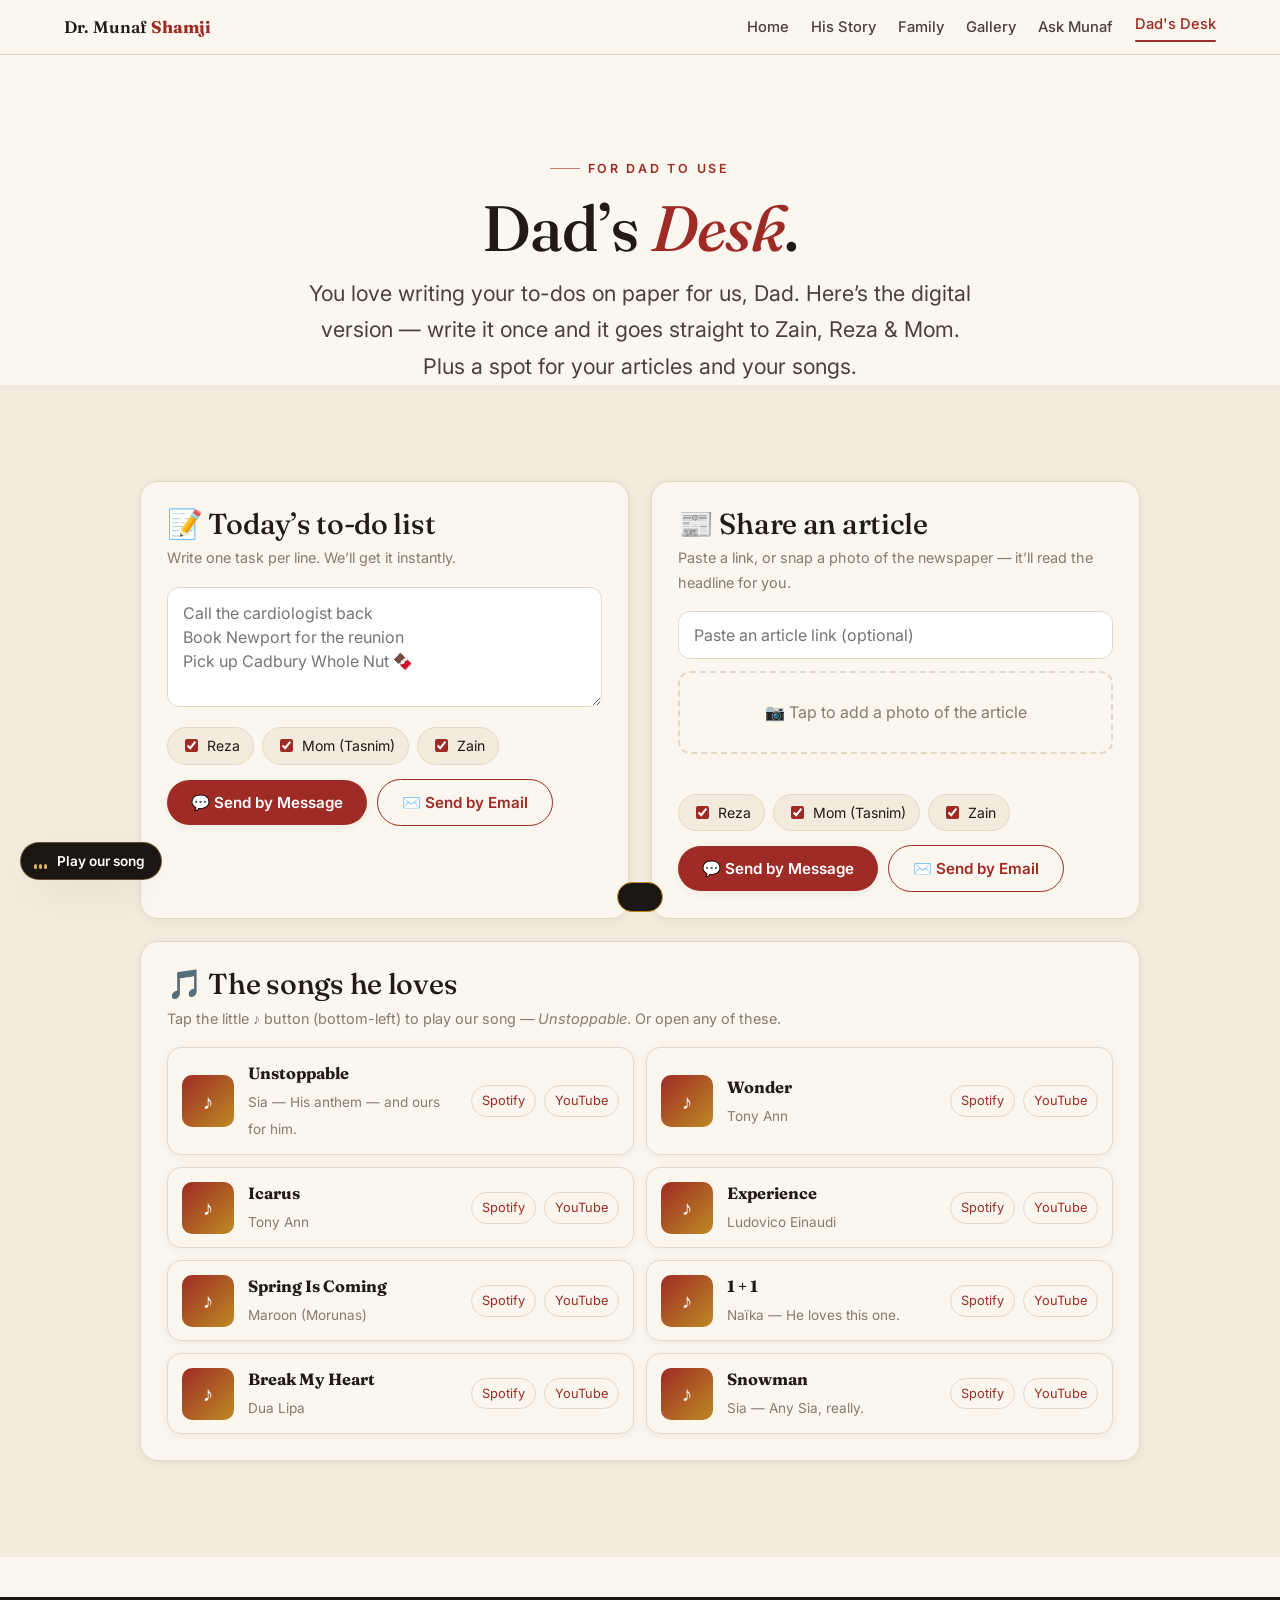
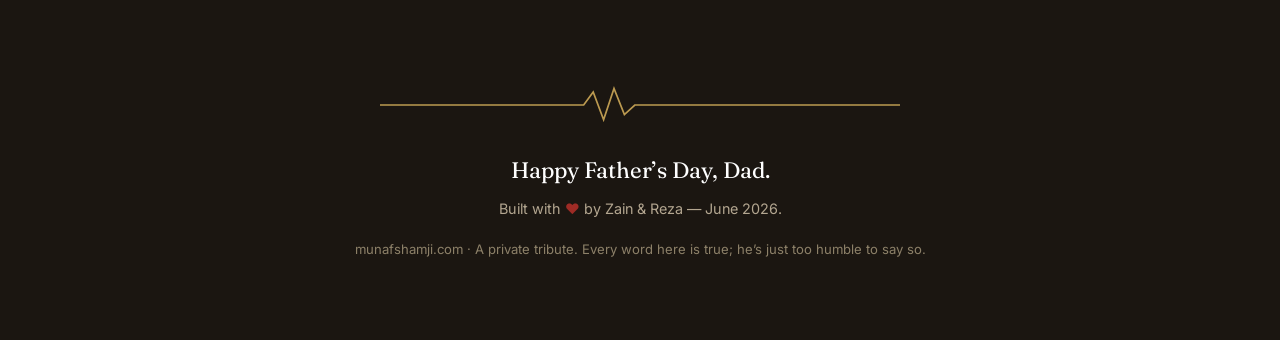
<file: dad.html>
<!DOCTYPE html>
<html lang="en">
<head>
<meta charset="UTF-8" />
<meta name="viewport" content="width=device-width, initial-scale=1" />
<title>Dad’s Desk — Munaf Shamji</title>
<meta name="robots" content="noindex, nofollow" />
<meta name="theme-color" content="#9E2B25" />
<link rel="icon" href="data:image/svg+xml,<svg xmlns='http://www.w3.org/2000/svg' viewBox='0 0 100 100'><text y='.9em' font-size='90'>❤️</text></svg>" />
<link rel="preconnect" href="https://fonts.googleapis.com" />
<link rel="preconnect" href="https://fonts.gstatic.com" crossorigin />
<link href="https://fonts.googleapis.com/css2?family=Fraunces:ital,opsz,wght@0,9..144,400;0,9..144,500;0,9..144,600;1,9..144,400;1,9..144,500&family=Inter:wght@400;500;600;700&display=swap" rel="stylesheet" />
<link rel="stylesheet" href="assets/css/styles.css" />
</head>
<body data-page="dad">

<section class="page-hero">
  <div class="wrap">
    <span class="eyebrow reveal">For Dad to use</span>
    <h1 class="reveal d1">Dad’s <em>Desk</em>.</h1>
    <p class="lead reveal d2">You love writing your to-dos on paper for us, Dad. Here’s the digital version — write it once and it goes straight to Zain, Reza &amp; Mom. Plus a spot for your articles and your songs.</p>
  </div>
</section>

<section class="page-section tint-paper2">
  <div class="wrap">
    <div class="desk-grid">

      <!-- TO-DO -->
      <div class="desk-card reveal">
        <h3>📝 Today’s to-do list</h3>
        <p class="hint">Write one task per line. We’ll get it instantly.</p>
        <textarea class="field" id="todo-text" placeholder="Call the cardiologist back&#10;Book Newport for the reunion&#10;Pick up Cadbury Whole Nut 🍫"></textarea>
        <div class="recip" data-recip></div>
        <div class="desk-row">
          <button class="btn" id="todo-sms">💬 Send by Message</button>
          <button class="btn ghost" id="todo-email">✉️ Send by Email</button>
        </div>
      </div>

      <!-- ARTICLE -->
      <div class="desk-card reveal" id="article-card">
        <h3>📰 Share an article</h3>
        <p class="hint">Paste a link, or snap a photo of the newspaper — it’ll read the headline for you.</p>
        <input class="field" id="article-link" placeholder="Paste an article link (optional)" />
        <div class="dropzone" id="article-drop" style="margin-top:12px">📷 Tap to add a photo of the article</div>
        <input type="file" id="article-file" accept="image/*" capture="environment" hidden />
        <div class="ocr-status" id="article-status"></div>
        <div class="recip" data-recip></div>
        <div class="desk-row">
          <button class="btn" id="article-sms">💬 Send by Message</button>
          <button class="btn ghost" id="article-email">✉️ Send by Email</button>
        </div>
      </div>

      <!-- SONGS -->
      <div class="desk-card wide reveal">
        <h3>🎵 The songs he loves</h3>
        <p class="hint">Tap the little ♪ button (bottom-left) to play our song — <em>Unstoppable</em>. Or open any of these.</p>
        <div class="song-grid" id="song-grid"></div>
      </div>

    </div>
  </div>
</section>

<script src="assets/js/data.js"></script>
<script src="assets/js/site.js"></script>
<script src="assets/js/dadtools.js"></script>
<script src="assets/js/main.js"></script>
</body>
</html>
</file>
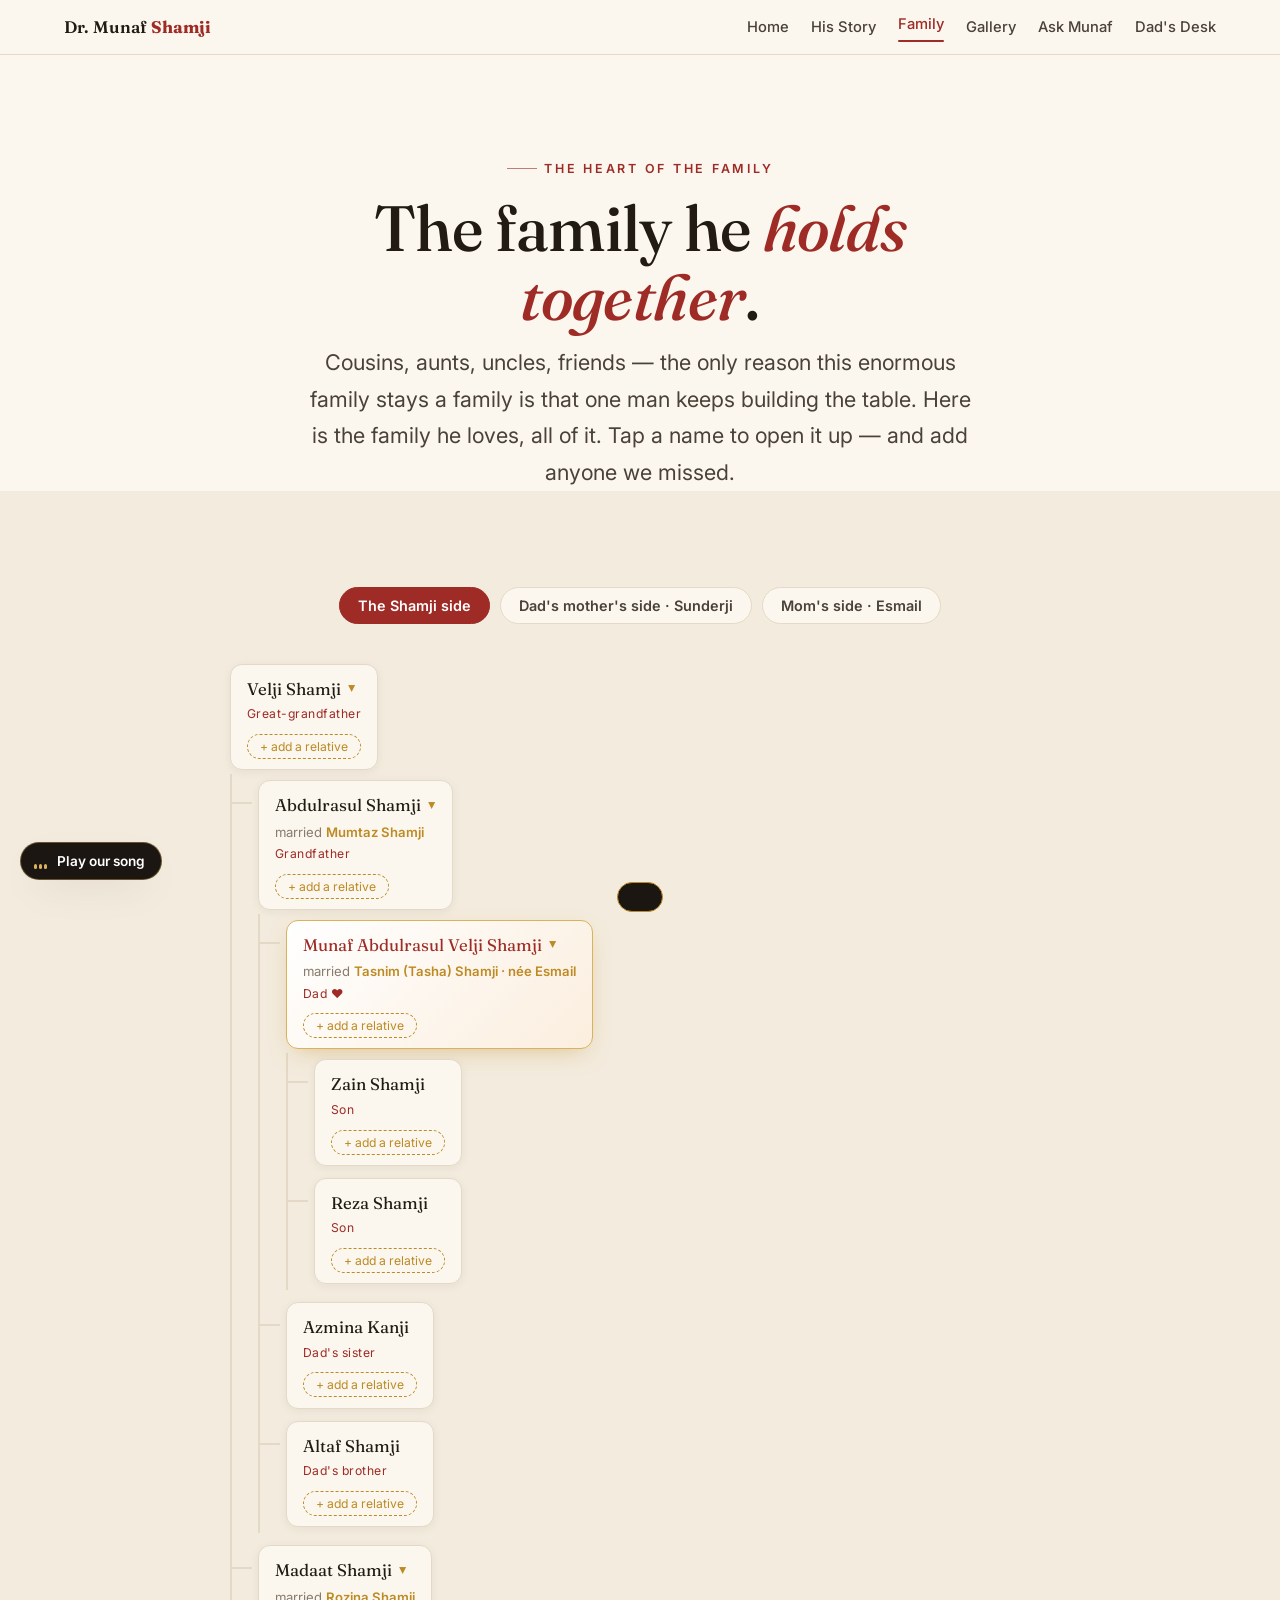
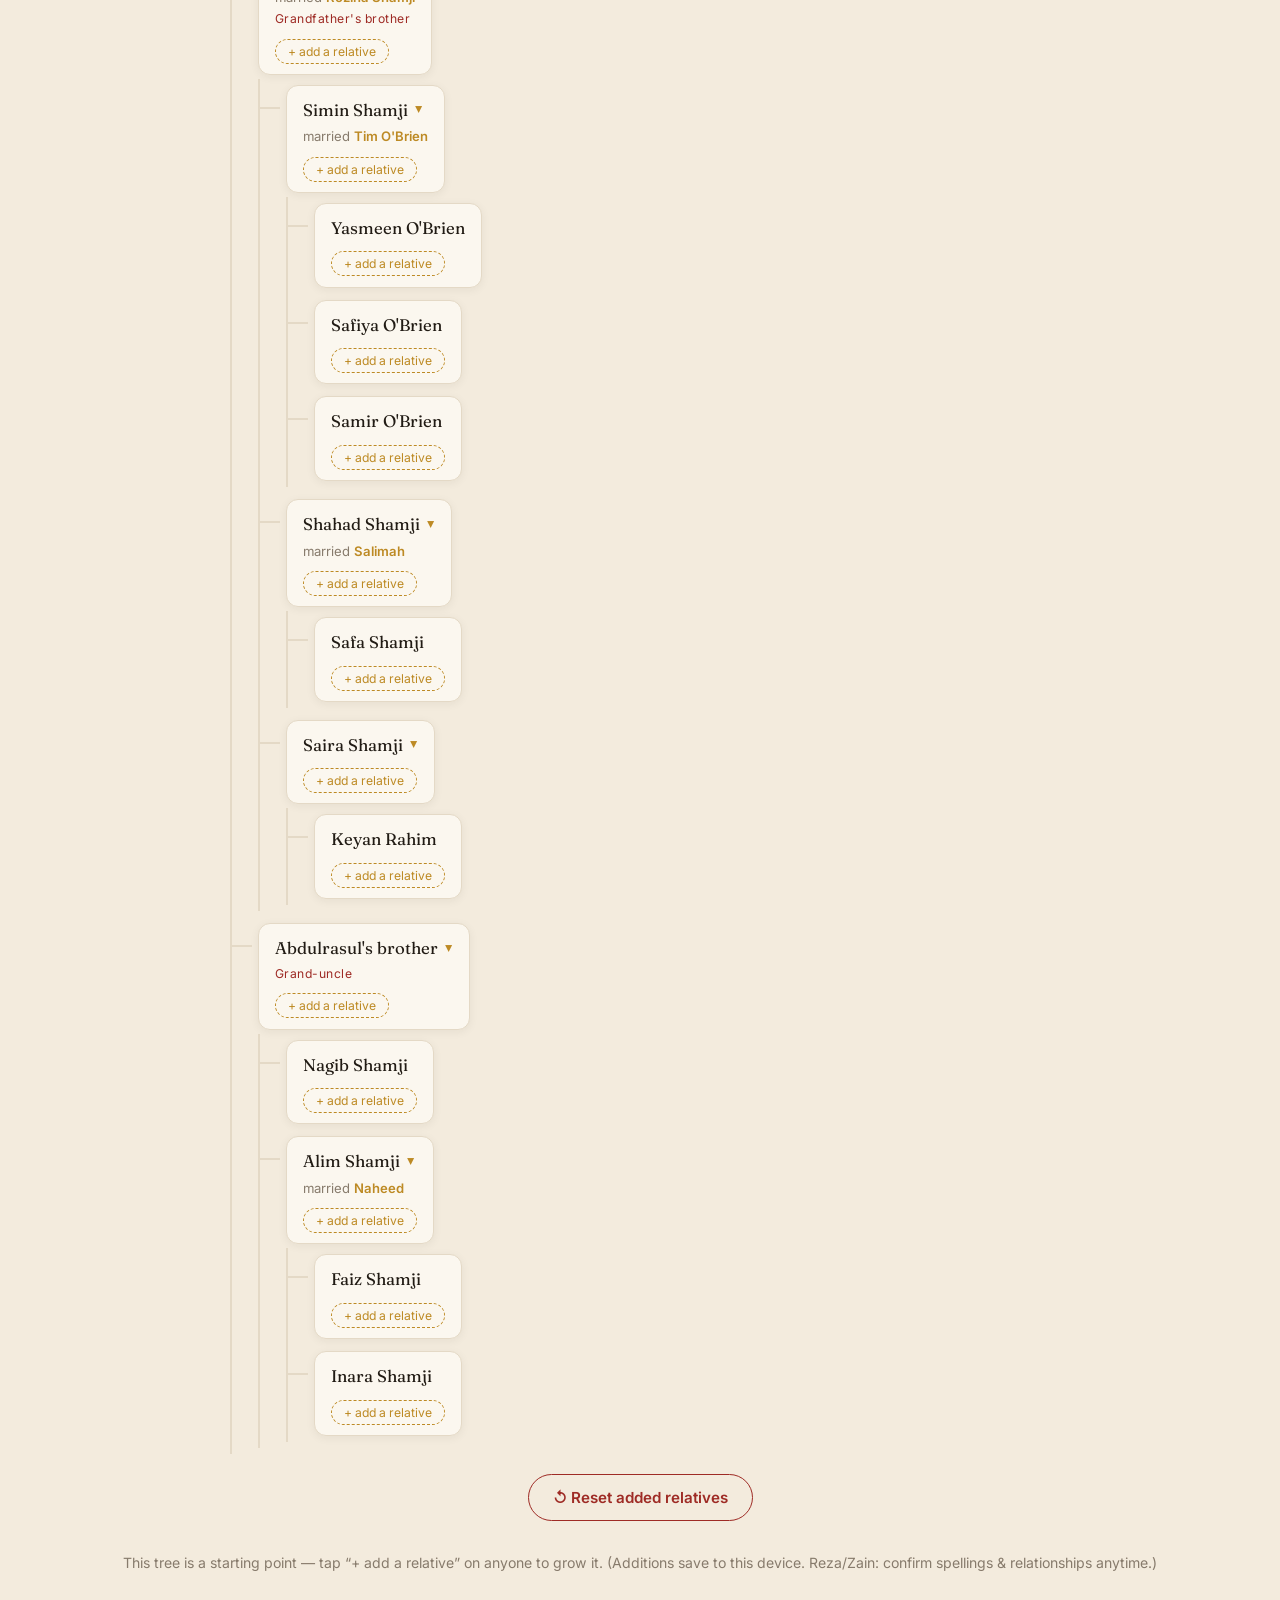
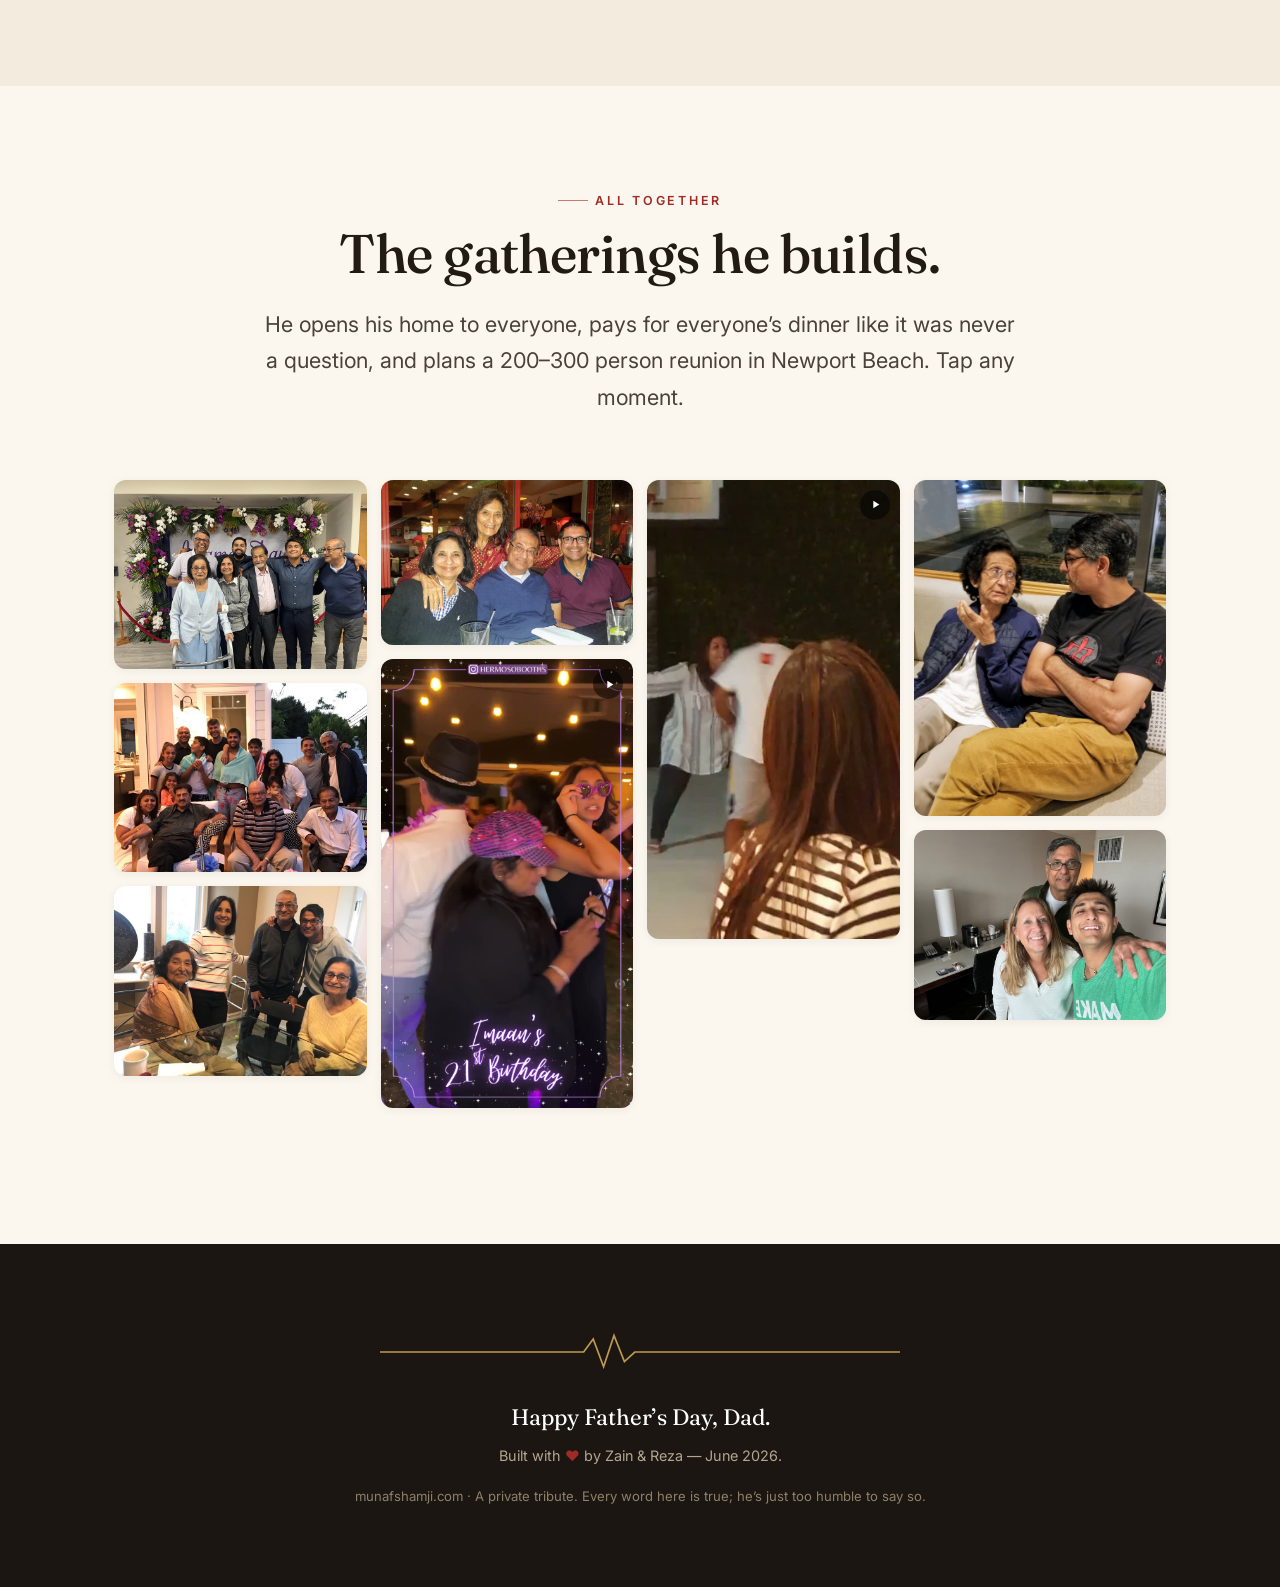
<file: family.html>
<!DOCTYPE html>
<html lang="en">
<head>
<meta charset="UTF-8" />
<meta name="viewport" content="width=device-width, initial-scale=1" />
<title>The Family He Holds Together — Munaf Shamji</title>
<meta name="robots" content="noindex, nofollow" />
<meta name="theme-color" content="#9E2B25" />
<link rel="icon" href="data:image/svg+xml,<svg xmlns='http://www.w3.org/2000/svg' viewBox='0 0 100 100'><text y='.9em' font-size='90'>❤️</text></svg>" />
<link rel="preconnect" href="https://fonts.googleapis.com" />
<link rel="preconnect" href="https://fonts.gstatic.com" crossorigin />
<link href="https://fonts.googleapis.com/css2?family=Fraunces:ital,opsz,wght@0,9..144,400;0,9..144,500;0,9..144,600;1,9..144,400;1,9..144,500&family=Inter:wght@400;500;600;700&display=swap" rel="stylesheet" />
<link rel="stylesheet" href="assets/css/styles.css" />
</head>
<body data-page="family">

<section class="page-hero">
  <div class="wrap">
    <span class="eyebrow reveal">The heart of the family</span>
    <h1 class="reveal d1">The family he <em>holds together</em>.</h1>
    <p class="lead reveal d2">Cousins, aunts, uncles, friends — the only reason this enormous family stays a family is that one man keeps building the table. Here is the family he loves, all of it. Tap a name to open it up — and add anyone we missed.</p>
  </div>
</section>

<section class="page-section tint-paper2">
  <div class="wrap">
    <div class="ftree-tabs reveal" id="ftree-tabs"></div>
    <div class="ftree reveal" id="ftree"></div>
    <div class="ftree-actions">
      <button class="btn ghost" id="ftree-reset">↺ Reset added relatives</button>
    </div>
    <p class="ftree-note">This tree is a starting point — tap “+ add a relative” on anyone to grow it. (Additions save to this device. Reza/Zain: confirm spellings &amp; relationships anytime.)</p>
  </div>
</section>

<section class="page-section">
  <div class="wrap">
    <div class="sec-head center reveal">
      <span class="eyebrow" style="justify-content:center">All together</span>
      <h2>The gatherings he builds.</h2>
      <p class="lead" style="margin-inline:auto">He opens his home to everyone, pays for everyone’s dinner like it was never a question, and plans a 200–300 person reunion in Newport Beach. Tap any moment.</p>
    </div>
    <div class="gallery" id="family-grid"></div>
  </div>
</section>

<script src="assets/js/data.js"></script>
<script src="assets/js/site.js"></script>
<script src="assets/js/familytree.js"></script>
<script>
/* family photo/video strip -> uses main.js lightbox */
(function(){
  var items = [
    {s:"family-floral-event", t:"img", c:"The whole gang — he's the gravity that holds it together."},
    {s:"family-porch",        t:"img", c:"Three generations on one porch, his doing."},
    {s:"grandmothers-family", t:"img", c:"Under one roof."},
    {s:"family-restaurant",   t:"img", c:"Dinner with the people he loves."},
    {s:"imaan-21-party",      t:"video", c:"On the dance floor at Imaan's 21st — lei and all."},
    {s:"party-dancing",       t:"video", c:"He brought the whole party together."},
    {s:"with-mom-couch",      t:"img", c:"Deep in conversation with his mother."},
    {s:"hotel-family-selfie", t:"img", c:"Family selfie on the road."}
  ];
  var g = document.getElementById("family-grid");
  if (g) g.innerHTML = items.map(function(it){
    var thumb = it.t==="video" ? "assets/video/"+it.s+"-poster.jpg" : "assets/img/"+it.s+"-thumb.jpg";
    var full  = it.t==="video" ? "assets/video/"+it.s+".mp4" : "assets/img/"+it.s+".jpg";
    var cap = it.c.replace(/"/g,"&quot;");
    return '<figure class="js-media" data-type="'+it.t+'" data-src="'+full+'" data-cap="'+cap+'">'+
      '<img src="'+thumb+'" alt="'+cap+'" loading="lazy">'+
      (it.t==="video"?'<span class="vbadge"><svg viewBox="0 0 24 24"><path d="M8 5v14l11-7z"/></svg></span>':'')+
      '</figure>';
  }).join("");
})();
</script>
<script src="assets/js/main.js"></script>
</body>
</html>
</file>
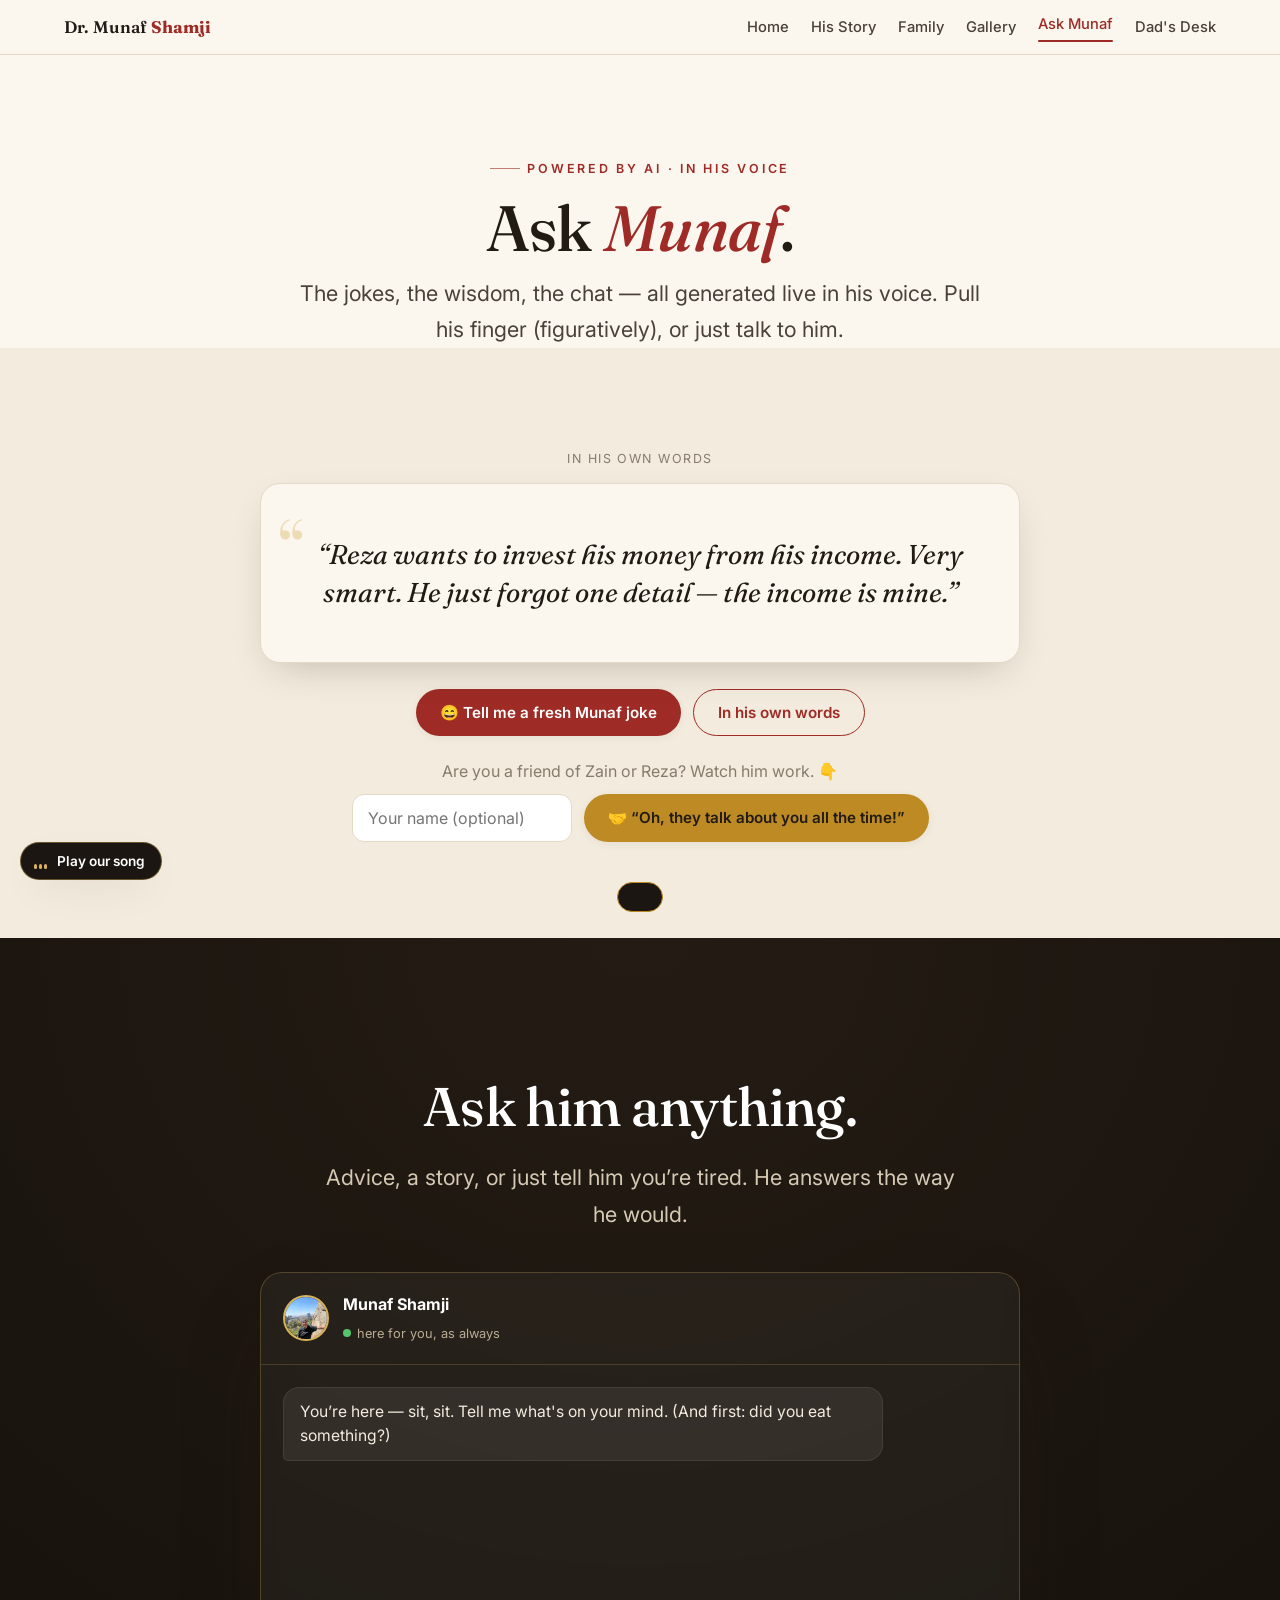
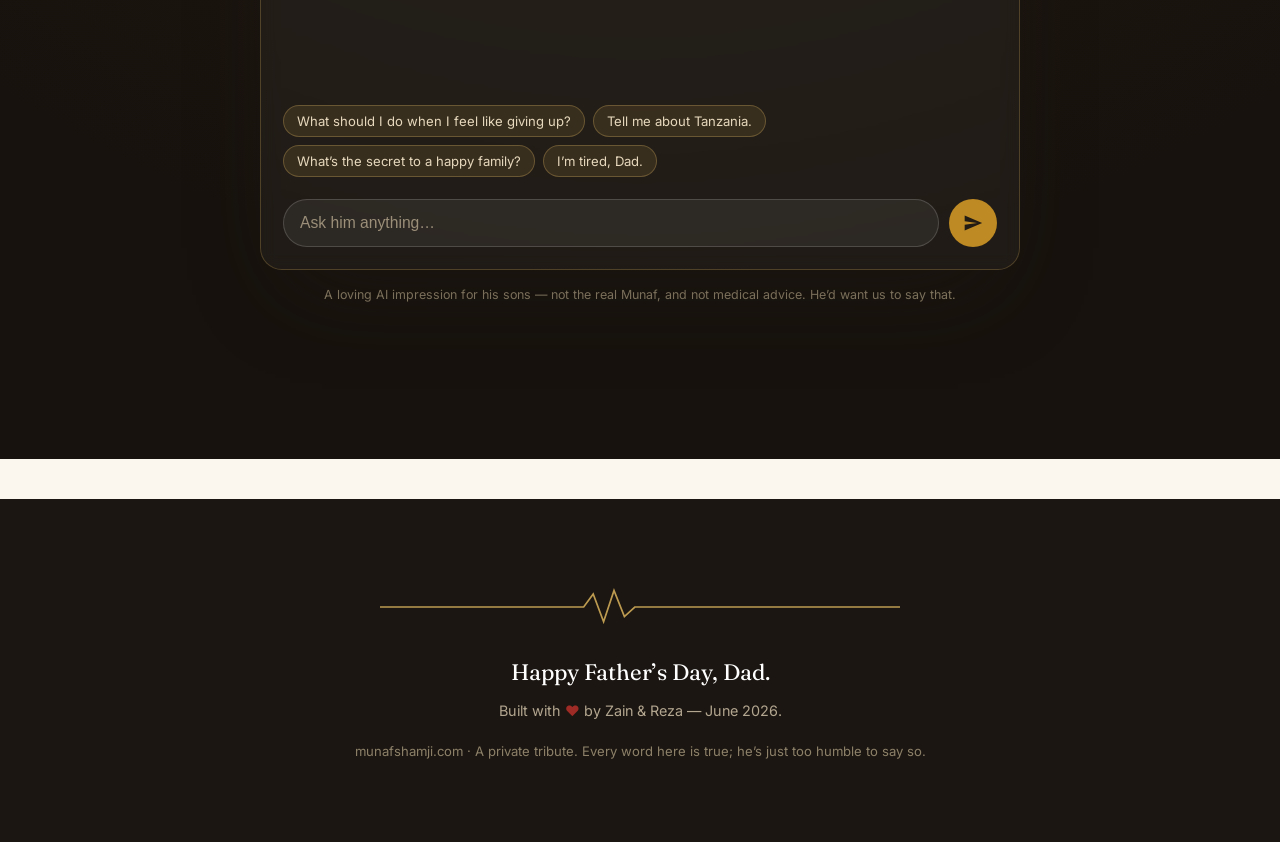
<file: fun.html>
<!DOCTYPE html>
<html lang="en">
<head>
<meta charset="UTF-8" />
<meta name="viewport" content="width=device-width, initial-scale=1" />
<title>Ask Munaf — Jokes &amp; AI</title>
<meta name="robots" content="noindex, nofollow" />
<meta name="theme-color" content="#9E2B25" />
<link rel="icon" href="data:image/svg+xml,<svg xmlns='http://www.w3.org/2000/svg' viewBox='0 0 100 100'><text y='.9em' font-size='90'>❤️</text></svg>" />
<link rel="preconnect" href="https://fonts.googleapis.com" />
<link rel="preconnect" href="https://fonts.gstatic.com" crossorigin />
<link href="https://fonts.googleapis.com/css2?family=Fraunces:ital,opsz,wght@0,9..144,400;0,9..144,500;0,9..144,600;1,9..144,400;1,9..144,500&family=Inter:wght@400;500;600;700&display=swap" rel="stylesheet" />
<link rel="stylesheet" href="assets/css/styles.css" />
</head>
<body data-page="fun">

<section class="page-hero">
  <div class="wrap">
    <span class="eyebrow reveal">Powered by AI · in his voice</span>
    <h1 class="reveal d1">Ask <em>Munaf</em>.</h1>
    <p class="lead reveal d2">The jokes, the wisdom, the chat — all generated live in his voice. Pull his finger (figuratively), or just talk to him.</p>
  </div>
</section>

<!-- ===== JOKES ===== -->
<section class="page-section tint-paper2">
  <div class="wrap">
    <div class="joke-zone reveal">
      <span class="joke-tag" id="joke-tag">In his own words</span>
      <div class="joke-stage"><div class="joke-text" id="joke-text"></div></div>
      <div class="joke-controls">
        <button class="btn" id="joke-dad">😄 Tell me a fresh Munaf joke</button>
        <button class="btn ghost" id="joke-real">In his own words</button>
      </div>
      <div style="margin-top:22px">
        <p class="muted" style="margin-bottom:8px">Are you a friend of Zain or Reza? Watch him work. 👇</p>
        <div class="joke-controls" style="margin-top:0">
          <input class="field" id="friend-name" placeholder="Your name (optional)" style="max-width:220px;width:auto" />
          <button class="btn gold" id="joke-friend">🤝 “Oh, they talk about you all the time!”</button>
        </div>
      </div>
    </div>
  </div>
</section>

<!-- ===== ASK MUNAF CHAT ===== -->
<section class="ask" id="ask">
  <div class="wrap narrow center">
    <h2>Ask him anything.</h2>
    <p class="lead">Advice, a story, or just tell him you’re tired. He answers the way he would.</p>
  </div>
  <div class="wrap">
    <div class="ask__panel reveal">
      <div class="ask__head">
        <img class="ask__avatar" src="assets/img/santiago-rock-thumb.jpg" alt="Munaf" />
        <div class="ask__who">
          <b>Munaf Shamji</b>
          <span><span class="live"></span> here for you, as always</span>
        </div>
      </div>
      <div class="ask__log" id="ask-log" aria-live="polite"></div>
      <div class="ask__suggest" id="ask-suggest">
        <button class="chip">What should I do when I feel like giving up?</button>
        <button class="chip">Tell me about Tanzania.</button>
        <button class="chip">What’s the secret to a happy family?</button>
        <button class="chip">I’m tired, Dad.</button>
      </div>
      <form class="ask__form" id="ask-form" autocomplete="off">
        <input id="ask-input" type="text" placeholder="Ask him anything…" aria-label="Ask Munaf anything" maxlength="300" />
        <button type="submit" aria-label="Send"><svg viewBox="0 0 24 24"><path d="M2 21l21-9L2 3v7l15 2-15 2z"/></svg></button>
      </form>
    </div>
    <p class="ask__note">A loving AI impression for his sons — not the real Munaf, and not medical advice. He’d want us to say that.</p>
  </div>
</section>

<script src="assets/js/data.js"></script>
<script src="assets/js/site.js"></script>
<script src="assets/js/ai.js"></script>
<script src="assets/js/jokes.js"></script>
<script src="assets/js/ask-munaf.js"></script>
<script src="assets/js/main.js"></script>
</body>
</html>
</file>
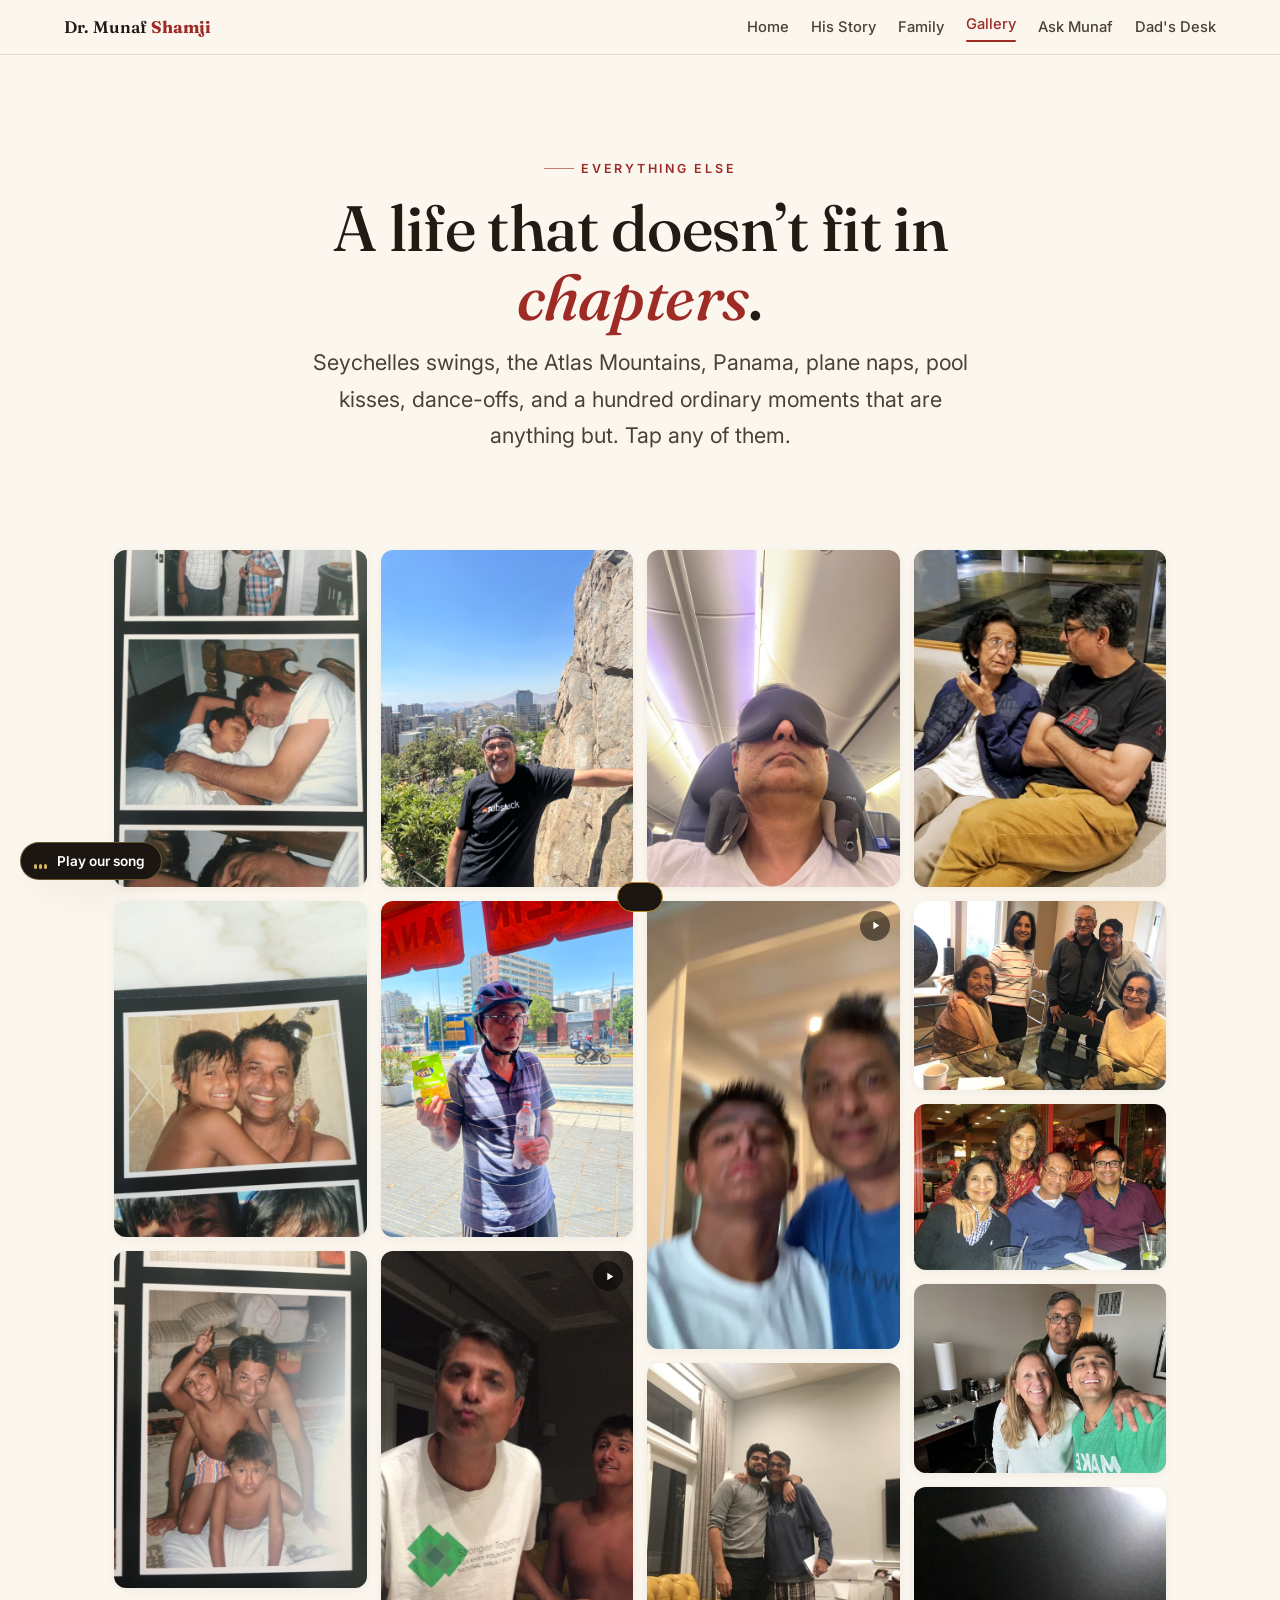
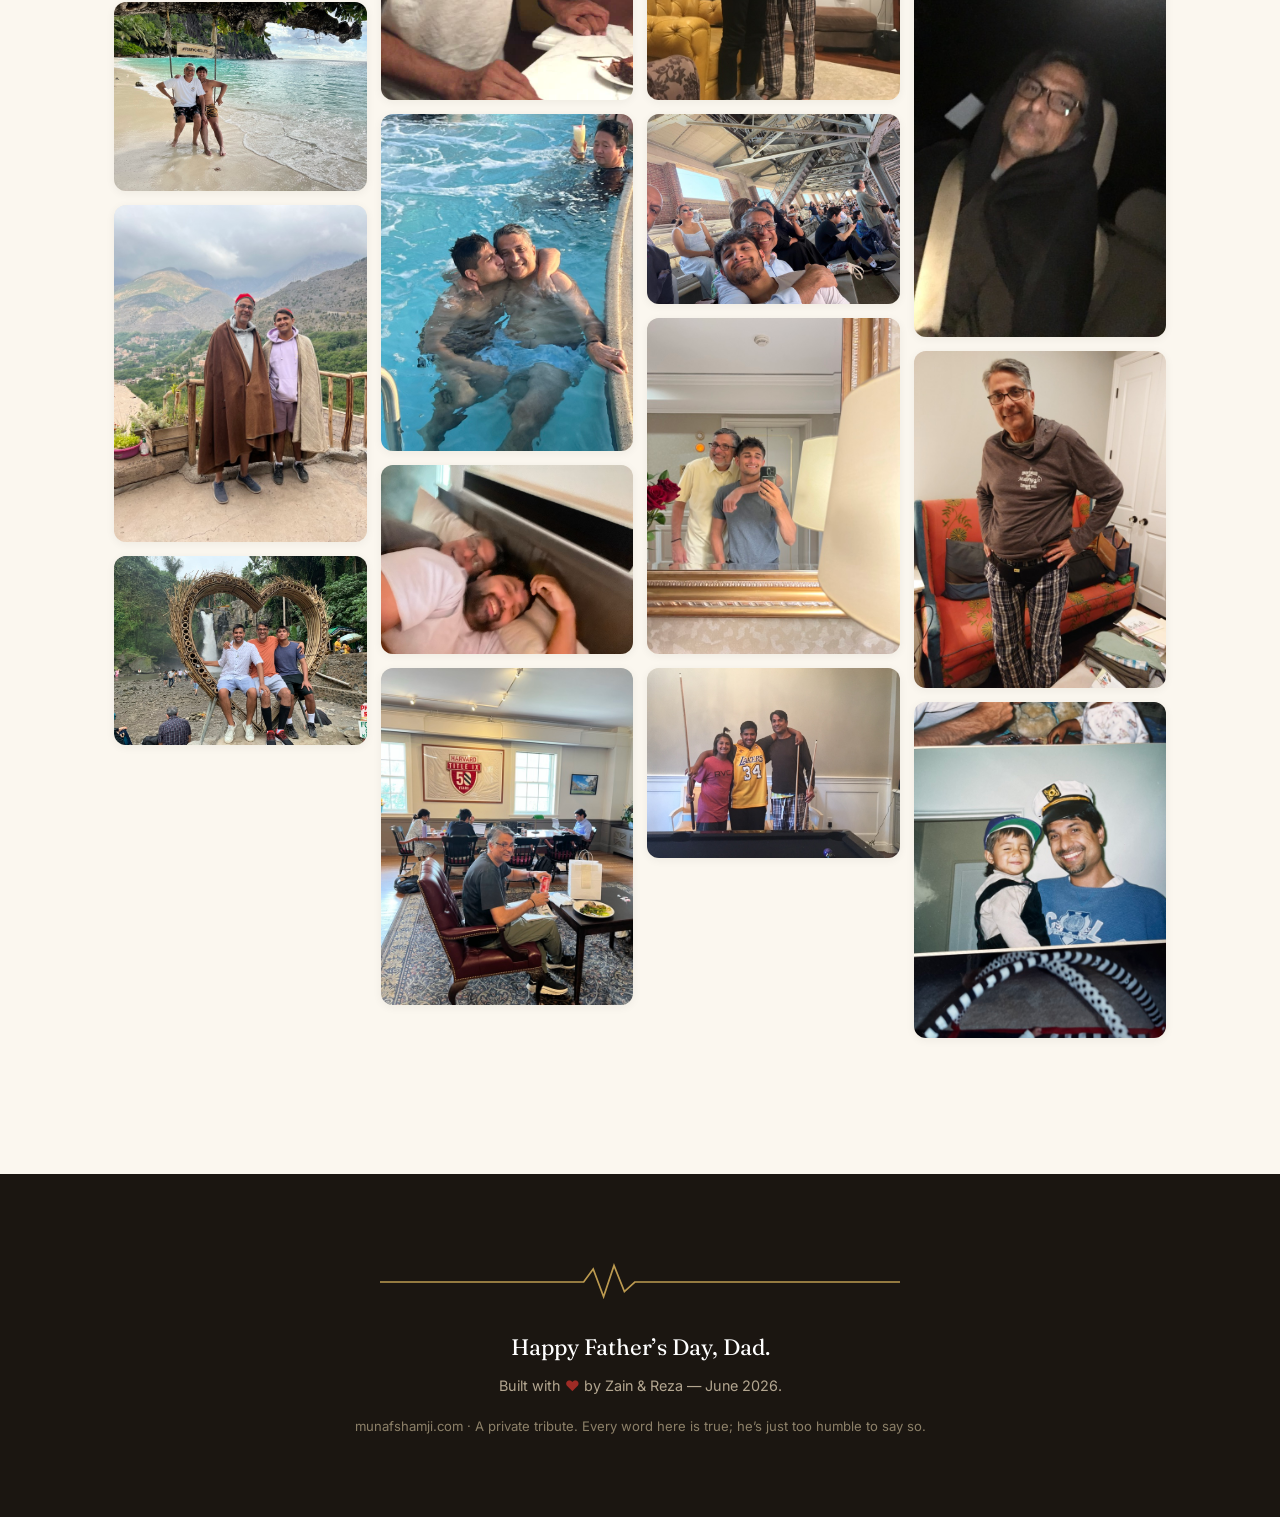
<file: gallery.html>
<!DOCTYPE html>
<html lang="en">
<head>
<meta charset="UTF-8" />
<meta name="viewport" content="width=device-width, initial-scale=1" />
<title>A Life in Pictures — Munaf Shamji</title>
<meta name="robots" content="noindex, nofollow" />
<meta name="theme-color" content="#9E2B25" />
<link rel="icon" href="data:image/svg+xml,<svg xmlns='http://www.w3.org/2000/svg' viewBox='0 0 100 100'><text y='.9em' font-size='90'>❤️</text></svg>" />
<link rel="preconnect" href="https://fonts.googleapis.com" />
<link rel="preconnect" href="https://fonts.gstatic.com" crossorigin />
<link href="https://fonts.googleapis.com/css2?family=Fraunces:ital,opsz,wght@0,9..144,400;0,9..144,500;0,9..144,600;1,9..144,400;1,9..144,500&family=Inter:wght@400;500;600;700&display=swap" rel="stylesheet" />
<link rel="stylesheet" href="assets/css/styles.css" />
</head>
<body data-page="gallery">

<section class="page-hero">
  <div class="wrap">
    <span class="eyebrow reveal">Everything else</span>
    <h1 class="reveal d1">A life that doesn’t fit in <em>chapters</em>.</h1>
    <p class="lead reveal d2">Seychelles swings, the Atlas Mountains, Panama, plane naps, pool kisses, dance-offs, and a hundred ordinary moments that are anything but. Tap any of them.</p>
  </div>
</section>

<section class="page-section">
  <div class="wrap">
    <div class="gallery" id="gallery-grid"></div>
  </div>
</section>

<script src="assets/js/data.js"></script>
<script src="assets/js/site.js"></script>
<script src="assets/js/main.js"></script>
</body>
</html>
</file>
<file: assets/css/styles.css>
/* =========================================================================
   For Dad — munafshamji.com
   A tribute to Dr. Munaf A. Shamji. Design: warm editorial, with a pulse.
   ========================================================================= */

/* ---------- Design tokens ---------- */
:root {
  --paper:      #FBF7EF;   /* warm ivory background */
  --paper-2:    #F3EBDD;   /* slightly deeper panel */
  --ink:        #211B14;   /* warm near-black text */
  --ink-soft:   #4A4138;
  --muted:      #877B6C;   /* captions */
  --line:       #E4D9C6;   /* hairlines */

  --garnet:     #9E2B25;   /* primary accent — the heart */
  --garnet-deep:#7A1E1B;
  --gold:       #BD8A24;   /* secondary accent */
  --gold-soft:  #D9B25C;
  --teal:       #1C4B47;   /* tertiary — East Africa calm */
  --teal-soft:  #2E6E68;

  --maxw: 1180px;
  --gutter: clamp(20px, 5vw, 64px);

  --serif: "Fraunces", Georgia, "Times New Roman", serif;
  --sans:  "Inter", -apple-system, BlinkMacSystemFont, "Segoe UI", sans-serif;

  --shadow-sm: 0 2px 10px rgba(33,27,20,.06);
  --shadow:    0 14px 40px -16px rgba(33,27,20,.28);
  --shadow-lg: 0 40px 90px -30px rgba(33,27,20,.45);
  --radius: 16px;
  --ease: cubic-bezier(.22,.61,.36,1);
}

/* ---------- Reset ---------- */
*, *::before, *::after { box-sizing: border-box; }
html { scroll-behavior: smooth; -webkit-text-size-adjust: 100%; }
@media (prefers-reduced-motion: reduce) {
  html { scroll-behavior: auto; }
  *, *::before, *::after { animation-duration: .001ms !important; animation-iteration-count: 1 !important; transition-duration: .001ms !important; }
}
body {
  margin: 0;
  font-family: var(--sans);
  color: var(--ink);
  background: var(--paper);
  line-height: 1.7;
  -webkit-font-smoothing: antialiased;
  text-rendering: optimizeLegibility;
  overflow-x: hidden;
}
img, video { max-width: 100%; display: block; }
a { color: var(--garnet); text-decoration: none; }
a:hover { text-decoration: underline; }
button { font-family: inherit; cursor: pointer; }
::selection { background: var(--gold-soft); color: var(--ink); }

h1, h2, h3 { font-family: var(--serif); font-weight: 500; line-height: 1.08; letter-spacing: -.01em; margin: 0 0 .4em; }
h2 { font-size: clamp(2rem, 5vw, 3.4rem); }
h3 { font-size: clamp(1.3rem, 2.6vw, 1.8rem); }
p { margin: 0 0 1.1em; }

/* ---------- Layout helpers ---------- */
.wrap { max-width: var(--maxw); margin-inline: auto; padding-inline: var(--gutter); }
.narrow { max-width: 760px; }
section { position: relative; padding-block: clamp(72px, 11vw, 150px); }
.eyebrow {
  font-family: var(--sans); font-size: .78rem; font-weight: 600;
  letter-spacing: .22em; text-transform: uppercase; color: var(--garnet);
  display: inline-flex; align-items: center; gap: .6em; margin-bottom: 1.1em;
}
.eyebrow::before { content: ""; width: 30px; height: 1px; background: var(--garnet); opacity: .6; }
.chapter-no {
  font-family: var(--serif); font-size: .95rem; font-style: italic;
  color: var(--gold); letter-spacing: .04em;
}
.lead { font-size: clamp(1.12rem, 2vw, 1.35rem); color: var(--ink-soft); }
.muted { color: var(--muted); }
.center { text-align: center; }

/* ---------- Nav ---------- */
.nav {
  position: fixed; inset: 0 0 auto 0; z-index: 60;
  display: flex; align-items: center; justify-content: space-between;
  padding: 14px var(--gutter);
  background: transparent; transition: background .4s var(--ease), box-shadow .4s var(--ease), padding .4s var(--ease);
}
.nav.scrolled {
  background: rgba(251,247,239,.86);
  backdrop-filter: saturate(180%) blur(14px);
  -webkit-backdrop-filter: saturate(180%) blur(14px);
  box-shadow: 0 1px 0 var(--line);
  padding-block: 10px;
}
.nav__brand { font-family: var(--serif); font-weight: 600; font-size: 1.05rem; color: var(--ink); letter-spacing: .01em; }
.nav.at-top:not(.scrolled) .nav__brand,
.nav.at-top:not(.scrolled) .nav__links a { color: #fff; }
.nav__brand b { color: var(--garnet); }
.nav.at-top:not(.scrolled) .nav__brand b { color: var(--gold-soft); }
.nav__links { display: flex; gap: 26px; align-items: center; }
.nav__links a { font-size: .9rem; font-weight: 500; color: var(--ink-soft); letter-spacing: .01em; }
.nav__links a:hover { color: var(--garnet); text-decoration: none; }
.nav__cta {
  background: var(--garnet); color: #fff !important; padding: 8px 16px; border-radius: 999px;
  font-weight: 600; box-shadow: var(--shadow-sm);
}
.nav__cta:hover { background: var(--garnet-deep); }
@media (max-width: 820px) { .nav__links a:not(.nav__cta) { display: none; } }

/* ---------- Hero ---------- */
.hero { position: relative; min-height: 100svh; display: grid; align-items: end; color: #fff; padding: 0; isolation: isolate; overflow: hidden; }
.hero__media { position: absolute; inset: 0; z-index: -2; overflow: hidden; }
.hero__media img { width: 100%; height: 100%; object-fit: cover; object-position: center 32%; transform: scale(1.05); }
.hero::after {
  content: ""; position: absolute; inset: 0; z-index: -1;
  background:
    linear-gradient(180deg, rgba(20,14,10,.55) 0%, rgba(20,14,10,.12) 32%, rgba(20,14,10,.30) 62%, rgba(20,14,10,.86) 100%);
}
.hero__inner { padding: 0 var(--gutter) clamp(48px, 8vw, 96px); max-width: var(--maxw); margin-inline: auto; width: 100%; }
.hero__kicker {
  font-family: var(--sans); font-weight: 600; letter-spacing: .28em; text-transform: uppercase;
  font-size: .8rem; color: var(--gold-soft); margin-bottom: .8em;
}
.hero h1 {
  font-size: clamp(2.9rem, 8.5vw, 6.4rem); color: #fff; margin: 0 0 .12em;
  text-shadow: 0 2px 40px rgba(0,0,0,.35); font-weight: 400;
}
.hero h1 em { font-style: italic; color: var(--gold-soft); }
.hero__sub { font-size: clamp(1.05rem, 2.2vw, 1.45rem); max-width: 600px; color: rgba(255,255,255,.92); margin-bottom: 1.6em; }
.hero__scroll { display: inline-flex; align-items: center; gap: 10px; font-size: .82rem; letter-spacing: .14em; text-transform: uppercase; color: rgba(255,255,255,.82); }
.hero__scroll .dot { width: 22px; height: 36px; border: 1.5px solid rgba(255,255,255,.6); border-radius: 12px; position: relative; }
.hero__scroll .dot::after { content: ""; position: absolute; left: 50%; top: 7px; width: 3px; height: 7px; border-radius: 3px; background: #fff; transform: translateX(-50%); animation: scrolldot 1.8s var(--ease) infinite; }
@keyframes scrolldot { 0%{opacity:0; transform: translate(-50%,0)} 30%{opacity:1} 70%{opacity:1; transform: translate(-50%,10px)} 100%{opacity:0; transform: translate(-50%,12px)} }

/* ECG line in hero — floats high in the open sky, clear of the headline */
.hero__ecg { position: absolute; left: 0; right: 0; top: clamp(96px, 26vh, 300px); z-index: -1; height: 80px; opacity: .85; }
.hero__ecg svg { width: 100%; height: 100%; }
.ecg-path { fill: none; stroke: var(--gold-soft); stroke-width: 2.4; filter: drop-shadow(0 0 8px rgba(217,178,92,.6)); }

/* ---------- ECG divider ---------- */
.ecg-divider { height: 56px; display: grid; place-items: center; color: var(--garnet); opacity: .85; }
.ecg-divider svg { width: min(520px, 80%); height: 46px; }
.ecg-divider .ecg-path { stroke: var(--garnet); stroke-width: 2; filter: none; }

/* animated draw when revealed */
.ecg-animate .ecg-path { stroke-dasharray: var(--len, 1400); stroke-dashoffset: var(--len, 1400); }
.ecg-animate.is-vis .ecg-path { animation: draw 2.6s var(--ease) forwards, pulse-glow 2.4s ease-in-out 2.6s infinite; }
@keyframes draw { to { stroke-dashoffset: 0; } }
@keyframes pulse-glow { 0%,100%{opacity:.85} 50%{opacity:1} }

/* ---------- Reveal animations ---------- */
.reveal { opacity: 0; transform: translateY(26px); transition: opacity .9s var(--ease), transform .9s var(--ease); }
.reveal.is-vis { opacity: 1; transform: none; }
.reveal.d1 { transition-delay: .08s; }
.reveal.d2 { transition-delay: .16s; }
.reveal.d3 { transition-delay: .24s; }
.reveal.d4 { transition-delay: .32s; }

/* ---------- Intro / stats ---------- */
.intro { text-align: center; }
.intro .lead { max-width: 720px; margin-inline: auto; }
.signature-quote { font-family: var(--serif); font-style: italic; font-size: clamp(1.5rem,3.4vw,2.3rem); line-height: 1.35; color: var(--ink); max-width: 860px; margin: 0 auto; }
.signature-quote span { color: var(--garnet); }

.stats { display: grid; grid-template-columns: repeat(4, 1fr); gap: 28px; margin-top: clamp(48px, 7vw, 84px); }
.stat { text-align: center; min-width: 0; }
.stat__label { overflow-wrap: break-word; }
.stat__num { font-family: var(--serif); font-size: clamp(2.4rem, 5vw, 3.6rem); color: var(--garnet); line-height: 1; }
.stat__num .plus, .stat__num .unit { color: var(--gold); }
.stat__label { font-size: .82rem; letter-spacing: .12em; text-transform: uppercase; color: var(--muted); margin-top: .6em; }
@media (max-width: 720px){ .stats { grid-template-columns: repeat(2,1fr); gap: 36px 18px; } }

/* ---------- Section header ---------- */
.sec-head { max-width: 760px; margin-bottom: clamp(36px, 5vw, 64px); }
.sec-head.center { margin-inline: auto; text-align: center; }
.sec-head .chapter-no { display: block; margin-bottom: .6em; }

/* ---------- Alternating story blocks ---------- */
.story { display: grid; grid-template-columns: 1.05fr 1fr; gap: clamp(28px, 5vw, 72px); align-items: center; }
.story + .story { margin-top: clamp(60px, 9vw, 120px); }
.story.flip .story__media { order: 2; }
.story__media { position: relative; }
.story__media .frame { border-radius: var(--radius); overflow: hidden; box-shadow: var(--shadow); background: var(--paper-2); }
.story__media img { width: 100%; aspect-ratio: 4/3; object-fit: cover; transition: transform 1.2s var(--ease); }
.story__media:hover img { transform: scale(1.04); }
.story__media .tag {
  position: absolute; bottom: -14px; left: -14px; background: var(--paper); color: var(--ink);
  font-size: .78rem; font-weight: 600; letter-spacing: .04em; padding: 9px 15px; border-radius: 999px;
  box-shadow: var(--shadow-sm); border: 1px solid var(--line);
}
.story.flip .story__media .tag { left: auto; right: -14px; }
.story__body h3 { color: var(--ink); }
.story__body .kicker { color: var(--gold); font-weight: 600; letter-spacing: .14em; text-transform: uppercase; font-size: .78rem; display:block; margin-bottom:.8em; }
@media (max-width: 820px){
  .story { grid-template-columns: 1fr; gap: 28px; }
  .story.flip .story__media { order: 0; }
  .story.flip .story__media .tag { left: -10px; right: auto; }
}

/* tinted section variants */
.tint-paper2 { background: var(--paper-2); }
.tint-ink { background: #1b1611; color: #efe7d8; }
.tint-ink h2, .tint-ink h3 { color: #fff; }
.tint-ink .eyebrow { color: var(--gold-soft); }
.tint-ink .eyebrow::before { background: var(--gold-soft); }
.tint-ink .lead { color: #d9cdba; }
.tint-ink .muted { color: #b3a690; }
.tint-teal { background: var(--teal); color: #eaf3f1; }
.tint-teal h2, .tint-teal h3 { color: #fff; }
.tint-teal .eyebrow, .tint-teal .chapter-no { color: var(--gold-soft); }
.tint-teal .eyebrow::before { background: var(--gold-soft); }
.tint-teal .lead, .tint-teal p { color: #d4e6e3; }

/* ---------- Global health banner image ---------- */
.banner { position: relative; border-radius: var(--radius); overflow: hidden; box-shadow: var(--shadow); margin-top: 40px; }
.banner img { width: 100%; max-height: 520px; object-fit: cover; object-position: center 30%; }
.banner__cap { position: absolute; left: 0; bottom: 0; right: 0; padding: 40px 28px 22px; color: #fff;
  background: linear-gradient(transparent, rgba(0,0,0,.78)); font-size: .95rem; }

/* ---------- Quote pull ---------- */
.pull { border-left: 3px solid var(--gold); padding: 6px 0 6px 26px; margin: 30px 0; font-family: var(--serif); font-style: italic; font-size: clamp(1.2rem, 2.4vw, 1.6rem); color: var(--ink); }
.tint-ink .pull, .tint-teal .pull { color: #fff; border-color: var(--gold-soft); }

/* ---------- Video cards (funny / clips) ---------- */
.vid-grid { display: grid; grid-template-columns: repeat(3, 1fr); gap: 22px; }
@media (max-width: 900px){ .vid-grid { grid-template-columns: repeat(2,1fr); } }
@media (max-width: 560px){ .vid-grid { grid-template-columns: 1fr; } }
.vid-card {
  position: relative; border: none; padding: 0; text-align: left; border-radius: 14px; overflow: hidden;
  background: #000; box-shadow: var(--shadow); aspect-ratio: 4/5; display: block; width: 100%;
}
.vid-card img { position: absolute; inset: 0; width: 100%; height: 100%; object-fit: cover; opacity: .92; transition: transform 1s var(--ease), opacity .4s; }
.vid-card:hover img { transform: scale(1.06); opacity: 1; }
.vid-card__overlay { position: absolute; inset: 0; background: linear-gradient(transparent 40%, rgba(0,0,0,.82)); }
.vid-card__play { position: absolute; top: 50%; left: 50%; transform: translate(-50%,-50%); width: 60px; height: 60px; border-radius: 50%; background: rgba(255,255,255,.16); backdrop-filter: blur(6px); border: 1.5px solid rgba(255,255,255,.7); display: grid; place-items: center; transition: transform .3s var(--ease), background .3s; }
.vid-card:hover .vid-card__play { transform: translate(-50%,-50%) scale(1.12); background: var(--garnet); border-color: var(--garnet); }
.vid-card__play svg { width: 22px; height: 22px; fill: #fff; margin-left: 3px; }
.vid-card__meta { position: absolute; left: 0; right: 0; bottom: 0; padding: 16px 18px; color: #fff; }
.vid-card__meta .t { font-family: var(--serif); font-size: 1.15rem; line-height: 1.2; }
.vid-card__meta .s { font-size: .82rem; color: rgba(255,255,255,.78); margin-top: 3px; }
.vid-card__badge { position: absolute; top: 12px; left: 12px; background: rgba(255,255,255,.9); color: var(--ink); font-size: .72rem; font-weight: 700; letter-spacing: .06em; text-transform: uppercase; padding: 5px 10px; border-radius: 999px; }

/* ---------- Lightbox ---------- */
.lb { position: fixed; inset: 0; z-index: 200; display: none; align-items: center; justify-content: center; background: rgba(15,11,8,.92); padding: 24px; }
.lb.open { display: flex; }
.lb__stage { max-width: min(1100px, 96vw); max-height: 92vh; }
.lb__stage img, .lb__stage video { max-width: 100%; max-height: 86vh; border-radius: 10px; box-shadow: var(--shadow-lg); margin-inline: auto; }
.lb__cap { color: #f0e8da; text-align: center; margin-top: 14px; font-size: .95rem; }
.lb__close, .lb__nav { position: absolute; background: rgba(255,255,255,.1); border: 1px solid rgba(255,255,255,.3); color: #fff; width: 48px; height: 48px; border-radius: 50%; display: grid; place-items: center; font-size: 1.4rem; transition: background .25s; }
.lb__close { top: 22px; right: 22px; }
.lb__close:hover, .lb__nav:hover { background: var(--garnet); }
.lb__nav { top: 50%; transform: translateY(-50%); }
.lb__nav.prev { left: 18px; } .lb__nav.next { right: 18px; }
@media (max-width: 640px){ .lb__nav { top: auto; bottom: 18px; transform: none; } .lb__nav.prev{ left: 30%; } .lb__nav.next{ right: 30%; } }

/* ---------- Little things grid ---------- */
.things { display: grid; grid-template-columns: repeat(3,1fr); gap: 18px; }
@media (max-width: 820px){ .things { grid-template-columns: repeat(2,1fr); } }
@media (max-width: 520px){ .things { grid-template-columns: 1fr; } }
.thing { background: var(--paper); border: 1px solid var(--line); border-radius: 14px; padding: 26px 24px; box-shadow: var(--shadow-sm); transition: transform .4s var(--ease), box-shadow .4s; }
.thing:hover { transform: translateY(-4px); box-shadow: var(--shadow); }
.thing .ic { font-size: 1.9rem; display: block; margin-bottom: 12px; }
.thing h4 { font-family: var(--serif); font-size: 1.2rem; margin: 0 0 .3em; color: var(--ink); }
.thing p { font-size: .96rem; color: var(--ink-soft); margin: 0; }

/* ---------- Ask Munaf ---------- */
.ask { background: radial-gradient(120% 120% at 50% 0%, #241c14 0%, #17120d 70%); color: #efe7d8; }
.ask h2 { color: #fff; }
.ask .lead { color: #d6c9b4; }
.ask__panel {
  max-width: 760px; margin: 40px auto 0; background: rgba(255,255,255,.04);
  border: 1px solid rgba(217,178,92,.25); border-radius: 22px; box-shadow: var(--shadow-lg);
  overflow: hidden; backdrop-filter: blur(8px);
}
.ask__head { display: flex; align-items: center; gap: 14px; padding: 18px 22px; border-bottom: 1px solid rgba(217,178,92,.2); }
.ask__avatar { width: 46px; height: 46px; border-radius: 50%; object-fit: cover; border: 2px solid var(--gold-soft); background: var(--teal); }
.ask__who b { color: #fff; font-size: 1rem; display: block; }
.ask__who span { font-size: .8rem; color: #b9ad96; display: inline-flex; align-items: center; gap: 6px; }
.ask__who .live { width: 8px; height: 8px; border-radius: 50%; background: #56c46a; box-shadow: 0 0 0 0 rgba(86,196,106,.6); animation: livedot 2s infinite; }
@keyframes livedot { 0%{box-shadow:0 0 0 0 rgba(86,196,106,.5)} 70%{box-shadow:0 0 0 8px rgba(86,196,106,0)} 100%{box-shadow:0 0 0 0 rgba(86,196,106,0)} }
.ask__log { padding: 22px; height: 340px; overflow-y: auto; display: flex; flex-direction: column; gap: 14px; scroll-behavior: smooth; }
.msg { max-width: 84%; padding: 12px 16px; border-radius: 16px; font-size: .98rem; line-height: 1.55; white-space: pre-wrap; }
.msg.bot { background: rgba(255,255,255,.07); border: 1px solid rgba(255,255,255,.08); align-self: flex-start; border-bottom-left-radius: 5px; color: #f2ecdf; }
.msg.user { background: var(--garnet); color: #fff; align-self: flex-end; border-bottom-right-radius: 5px; }
.msg.typing { color: #c9bca6; font-style: italic; }
.msg .dots span { display:inline-block; width:6px;height:6px;margin:0 1px;border-radius:50%;background:#c9bca6;animation:blink 1.2s infinite both; }
.msg .dots span:nth-child(2){animation-delay:.2s} .msg .dots span:nth-child(3){animation-delay:.4s}
@keyframes blink { 0%,80%,100%{opacity:.2} 40%{opacity:1} }
.ask__suggest { display: flex; flex-wrap: wrap; gap: 8px; padding: 0 22px 6px; }
.chip { background: rgba(217,178,92,.12); border: 1px solid rgba(217,178,92,.3); color: #e7d9bd; font-size: .82rem; padding: 7px 13px; border-radius: 999px; transition: background .25s, transform .25s; }
.chip:hover { background: rgba(217,178,92,.24); transform: translateY(-1px); }
.ask__form { display: flex; gap: 10px; padding: 16px 22px 22px; }
.ask__form input { flex: 1; background: rgba(255,255,255,.06); border: 1px solid rgba(255,255,255,.16); color: #fff; padding: 13px 16px; border-radius: 999px; font-size: .98rem; outline: none; }
.ask__form input::placeholder { color: #9b8f79; }
.ask__form input:focus { border-color: var(--gold-soft); }
.ask__form button { background: var(--gold); color: #211b14; border: none; width: 48px; height: 48px; border-radius: 50%; font-weight: 700; display: grid; place-items: center; transition: background .25s, transform .25s; }
.ask__form button:hover { background: var(--gold-soft); transform: scale(1.05); }
.ask__form button svg { width: 20px; height: 20px; fill: currentColor; }
.ask__note { text-align: center; font-size: .78rem; color: #8d8169; margin-top: 14px; }

/* ---------- Letter ---------- */
.letter { background: var(--paper-2); }
.letter__card { max-width: 780px; margin-inline: auto; background: var(--paper); border: 1px solid var(--line); border-radius: 20px; padding: clamp(32px, 6vw, 72px); box-shadow: var(--shadow); position: relative; }
.letter__card::before { content: "“"; position: absolute; top: 6px; left: 24px; font-family: var(--serif); font-size: 6rem; color: var(--gold-soft); opacity: .5; line-height: 1; }
.letter__body { font-size: clamp(1.05rem, 1.8vw, 1.18rem); color: var(--ink-soft); }
.letter__body p:first-of-type { margin-top: .4em; }
.letter__sign { font-family: var(--serif); font-style: italic; font-size: 1.5rem; color: var(--garnet); margin-top: 1em; }

/* ---------- Timeline ---------- */
.timeline { position: relative; max-width: 820px; margin: 50px auto 0; }
.timeline::before { content: ""; position: absolute; left: 18px; top: 6px; bottom: 6px; width: 2px; background: linear-gradient(var(--gold-soft), var(--line)); }
.tl-item { position: relative; padding: 0 0 34px 58px; }
.tl-item::before { content: ""; position: absolute; left: 11px; top: 4px; width: 16px; height: 16px; border-radius: 50%; background: var(--paper); border: 3px solid var(--garnet); box-shadow: 0 0 0 4px var(--paper); }
.tl-item .yr { font-family: var(--serif); color: var(--gold); font-size: 1.05rem; font-weight: 600; }
.tl-item h4 { margin: .15em 0 .25em; font-family: var(--serif); font-size: 1.2rem; color: var(--ink); }
.tl-item p { margin: 0; font-size: .96rem; color: var(--ink-soft); }
.tint-ink .tl-item::before, .tint-teal .tl-item::before { background: #1b1611; box-shadow: 0 0 0 4px #1b1611; }
.tint-teal .tl-item::before { background: var(--teal); box-shadow: 0 0 0 4px var(--teal); }
/* timeline text on dark sections */
.tint-ink .tl-item h4 { color: #fff; }
.tint-ink .tl-item p { color: #cdbfa8; }
.tint-teal .tl-item h4 { color: #fff; }
.tint-teal .tl-item p { color: #d4e6e3; }
.tint-ink .timeline::before { background: linear-gradient(var(--gold-soft), rgba(255,255,255,.12)); }

/* ---------- Gallery (masonry-ish) ---------- */
.gallery { columns: 4 220px; column-gap: 14px; }
.gallery figure { margin: 0 0 14px; break-inside: avoid; border-radius: 12px; overflow: hidden; box-shadow: var(--shadow-sm); cursor: pointer; position: relative; background: var(--paper-2); }
.gallery img { width: 100%; transition: transform .9s var(--ease), filter .4s; }
.gallery figure:hover img { transform: scale(1.05); filter: saturate(1.08); }
.gallery .vbadge { position: absolute; top: 10px; right: 10px; width: 30px; height: 30px; border-radius: 50%; background: rgba(0,0,0,.5); display: grid; place-items: center; }
.gallery .vbadge svg { width: 13px; height: 13px; fill: #fff; margin-left: 2px; }

/* ---------- Floating Ask button ---------- */
.fab {
  position: fixed; right: 22px; bottom: 22px; z-index: 70;
  background: var(--garnet); color: #fff; border: none; border-radius: 999px;
  padding: 13px 20px 13px 16px; display: inline-flex; align-items: center; gap: 10px;
  box-shadow: var(--shadow); font-weight: 600; font-size: .92rem; transform: translateY(120px); transition: transform .5s var(--ease), background .25s;
}
.fab.show { transform: none; }
.fab:hover { background: var(--garnet-deep); }
.fab .heart { width: 18px; height: 18px; fill: #fff; animation: beat 1.6s ease-in-out infinite; }
@keyframes beat { 0%,100%{transform: scale(1)} 14%{transform: scale(1.22)} 28%{transform: scale(1)} 42%{transform: scale(1.16)} }

/* ---------- Footer ---------- */
.footer { background: #1b1611; color: #cfc3ae; text-align: center; padding-block: clamp(56px, 8vw, 90px); }
.footer h2 { color: #fff; }
.footer .ecg-path { stroke: var(--gold-soft); }
.footer__heart { color: var(--garnet); }
.footer small { display: block; margin-top: 20px; color: #8d8169; font-size: .82rem; }
.footer .made { font-size: .9rem; color: #b3a690; margin-top: 8px; }

/* ---------- Easter egg toast ---------- */
.toast {
  position: fixed; left: 50%; bottom: 30px; transform: translate(-50%, 140%); z-index: 120;
  background: #1b1611; color: #fff; border: 1px solid var(--gold); padding: 14px 22px; border-radius: 999px;
  box-shadow: var(--shadow-lg); font-size: .95rem; max-width: 90vw; text-align: center; transition: transform .5s var(--ease);
}
.toast.show { transform: translate(-50%, 0); }
.toast b { color: var(--gold-soft); }

/* confetti hearts */
.heart-burst { position: fixed; z-index: 130; pointer-events: none; font-size: 22px; will-change: transform, opacity; }

/* utility */
.btn {
  display: inline-flex; align-items: center; gap: 10px; background: var(--garnet); color: #fff; border: none;
  padding: 13px 24px; border-radius: 999px; font-weight: 600; font-size: .95rem; box-shadow: var(--shadow-sm);
  transition: transform .25s var(--ease), background .25s;
}
.btn:hover { background: var(--garnet-deep); transform: translateY(-2px); text-decoration: none; }
.btn.ghost { background: transparent; color: var(--garnet); border: 1.5px solid var(--garnet); box-shadow: none; }
.btn.ghost:hover { background: var(--garnet); color: #fff; }
.btn.gold { background: var(--gold); color: #211b14; }
.btn.gold:hover { background: var(--gold-soft); }

img.lazyholder { background: linear-gradient(110deg, var(--paper-2) 30%, #ece2d2 50%, var(--paper-2) 70%); background-size: 200% 100%; animation: shimmer 1.4s infinite; }
@keyframes shimmer { to { background-position: -200% 0; } }

/* =========================================================================
   MULTI-PAGE ADDITIONS (nav, pages, family tree, jokes, Dad's Desk, music)
   ========================================================================= */

/* ---------- Shared top nav (site.js) ---------- */
.snav { position: fixed; inset: 0 0 auto 0; z-index: 80; display: flex; align-items: center; justify-content: space-between;
  padding: 12px var(--gutter); background: rgba(251,247,239,.9); backdrop-filter: saturate(180%) blur(14px);
  -webkit-backdrop-filter: saturate(180%) blur(14px); box-shadow: 0 1px 0 var(--line); transition: background .4s var(--ease), box-shadow .4s var(--ease), padding .4s var(--ease); }
.snav__brand { font-family: var(--serif); font-weight: 600; font-size: 1.05rem; color: var(--ink); }
.snav__brand b { color: var(--garnet); }
.snav__links { display: flex; gap: 22px; align-items: center; }
.snav__links a { font-size: .92rem; font-weight: 500; color: var(--ink-soft); }
.snav__links a:hover { color: var(--garnet); text-decoration: none; }
.snav__links a[aria-current="page"] { color: var(--garnet); }
.snav__links a[aria-current="page"]::after { content: ""; display: block; height: 2px; background: var(--garnet); border-radius: 2px; margin-top: 3px; }
.snav--overlay { background: transparent; box-shadow: none; }
.snav--overlay.at-top .snav__brand, .snav--overlay.at-top .snav__links a { color: #fff; }
.snav--overlay.at-top .snav__brand b { color: var(--gold-soft); }
.snav--overlay.at-top .snav__burger span { background: #fff; }
.snav.scrolled { background: rgba(251,247,239,.92); box-shadow: 0 1px 0 var(--line); padding-block: 9px; }
.snav.scrolled .snav__brand, .snav.scrolled .snav__links a { color: var(--ink-soft); }
.snav.scrolled .snav__brand b { color: var(--garnet); }
.snav.scrolled .snav__burger span { background: var(--ink); }
.snav__burger { display: none; flex-direction: column; gap: 5px; background: none; border: none; padding: 8px; }
.snav__burger span { width: 24px; height: 2px; background: var(--ink); border-radius: 2px; transition: transform .3s, opacity .3s; }
@media (max-width: 860px) {
  .snav__burger { display: flex; }
  .snav__links { position: fixed; inset: 0 0 auto 0; top: 0; padding: 76px 28px 28px; flex-direction: column; gap: 4px; align-items: stretch;
    background: var(--paper); box-shadow: var(--shadow); transform: translateY(-110%); transition: transform .45s var(--ease); z-index: -1; }
  .snav.open .snav__links { transform: none; }
  .snav__links a { padding: 13px 6px; border-bottom: 1px solid var(--line); color: var(--ink) !important; font-size: 1.05rem; }
  .snav__links a[aria-current="page"]::after { display: none; }
  .snav.open .snav__burger span:nth-child(1) { transform: translateY(7px) rotate(45deg); }
  .snav.open .snav__burger span:nth-child(2) { opacity: 0; }
  .snav.open .snav__burger span:nth-child(3) { transform: translateY(-7px) rotate(-45deg); }
}

/* ---------- Inner-page hero ---------- */
.page-hero { padding: 150px var(--gutter) 0; text-align: center; }
.page-hero .wrap { max-width: 820px; }
.page-hero h1 { font-size: clamp(2.4rem, 6vw, 4rem); color: var(--ink); margin-bottom: .2em; }
.page-hero h1 em { font-style: italic; color: var(--garnet); }
.page-hero .lead { color: var(--ink-soft); max-width: 680px; margin: .4em auto 0; }
.page-hero .eyebrow { justify-content: center; }

/* ---------- Home explore cards ---------- */
.explore { display: grid; grid-template-columns: repeat(3, 1fr); gap: 18px; }
@media (max-width: 820px){ .explore { grid-template-columns: 1fr; } }
.explore-card { position: relative; display: block; border-radius: 16px; overflow: hidden; min-height: 230px; box-shadow: var(--shadow);
  color: #fff; isolation: isolate; }
.explore-card img { position: absolute; inset: 0; width: 100%; height: 100%; object-fit: cover; z-index: -2; transition: transform 1s var(--ease); }
.explore-card::after { content: ""; position: absolute; inset: 0; z-index: -1; background: linear-gradient(transparent 30%, rgba(15,11,8,.85)); }
.explore-card:hover img { transform: scale(1.06); }
.explore-card:hover { text-decoration: none; }
.explore-card__body { position: absolute; left: 0; right: 0; bottom: 0; padding: 22px; }
.explore-card__body h3 { color: #fff; margin: 0 0 .25em; }
.explore-card__body p { color: rgba(255,255,255,.85); font-size: .92rem; margin: 0; }
.explore-card__go { display: inline-block; margin-top: 10px; font-size: .82rem; letter-spacing: .14em; text-transform: uppercase; color: var(--gold-soft); }

/* ---------- Family tree ---------- */
.ftree-tabs { display: flex; flex-wrap: wrap; gap: 10px; justify-content: center; margin-bottom: 34px; }
.ftree-tab { background: var(--paper); border: 1.5px solid var(--line); color: var(--ink-soft); padding: 9px 18px; border-radius: 999px; font-weight: 600; font-size: .9rem; transition: all .25s; }
.ftree-tab.active { background: var(--garnet); color: #fff; border-color: var(--garnet); }
.ftree { max-width: 820px; margin-inline: auto; }
.ftree ul { list-style: none; margin: 0; padding-left: 26px; border-left: 2px solid var(--line); }
.ftree > ul { border-left: none; padding-left: 0; }
.ftree li { position: relative; padding: 6px 0; }
.ftree li:not(.ftree > ul > li)::before { content: ""; position: absolute; left: -26px; top: 28px; width: 20px; height: 2px; background: var(--line); }
.fnode { display: inline-flex; flex-direction: column; gap: 1px; background: var(--paper); border: 1px solid var(--line); border-radius: 12px; padding: 10px 16px; box-shadow: var(--shadow-sm); cursor: default; transition: transform .2s, box-shadow .2s; }
.fnode.has-kids { cursor: pointer; }
.fnode.has-kids:hover { transform: translateY(-1px); box-shadow: var(--shadow); }
.fnode__name { font-family: var(--serif); font-size: 1.05rem; color: var(--ink); display: flex; align-items: center; gap: 8px; }
.fnode.has-kids .fnode__name::after { content: "▸"; color: var(--gold); font-size: .85rem; transition: transform .25s; }
.fnode.open > .fnode__name::after { transform: rotate(90deg); }
.fnode__partner { font-size: .82rem; color: var(--muted); }
.fnode__partner b { color: var(--gold); font-weight: 600; }
.fnode__sub { font-size: .76rem; letter-spacing: .04em; color: var(--garnet); }
.fnode--me { background: linear-gradient(135deg, #fff, #fbeede); border-color: var(--gold-soft); box-shadow: 0 8px 24px -10px rgba(189,138,36,.5); }
.fnode--me .fnode__name { color: var(--garnet); }
.ftree li > ul { display: none; margin-top: 4px; }
.ftree li.open > ul { display: block; }
.fnode__add { margin-top: 6px; }
.fnode__add button { background: none; border: 1px dashed var(--gold); color: var(--gold); border-radius: 999px; font-size: .76rem; padding: 4px 12px; }
.fnode__add button:hover { background: var(--gold); color: #fff; }
.ftree-note { text-align: center; color: var(--muted); font-size: .88rem; margin-top: 30px; }
.ftree-actions { text-align: center; margin-top: 14px; }

/* ---------- Jokes ---------- */
.joke-zone { max-width: 760px; margin: 0 auto; text-align: center; }
.joke-stage { background: var(--paper); border: 1px solid var(--line); border-radius: 20px; padding: clamp(28px, 5vw, 48px); box-shadow: var(--shadow); min-height: 180px; display: grid; place-items: center; position: relative; overflow: hidden; }
.joke-stage::before { content: "“"; position: absolute; top: 0; left: 18px; font-family: var(--serif); font-size: 5rem; color: var(--gold-soft); opacity: .4; }
.joke-text { font-family: var(--serif); font-size: clamp(1.25rem, 2.6vw, 1.7rem); line-height: 1.4; color: var(--ink); font-style: italic; transition: opacity .35s; }
.joke-text.swap { opacity: 0; }
.joke-controls { display: flex; flex-wrap: wrap; gap: 12px; justify-content: center; margin-top: 26px; }
.joke-tag { display:inline-block; font-size:.78rem; letter-spacing:.12em; text-transform:uppercase; color:var(--muted); margin-bottom:14px; }

/* ---------- Dad's Desk ---------- */
.desk-grid { display: grid; grid-template-columns: 1fr 1fr; gap: 22px; max-width: 1000px; margin-inline: auto; }
@media (max-width: 820px){ .desk-grid { grid-template-columns: 1fr; } }
.desk-card { background: var(--paper); border: 1px solid var(--line); border-radius: 18px; padding: 26px; box-shadow: var(--shadow-sm); }
.desk-card.wide { grid-column: 1 / -1; }
.desk-card h3 { font-family: var(--serif); color: var(--ink); margin: 0 0 .25em; display: flex; align-items: center; gap: 10px; }
.desk-card .hint { font-size: .9rem; color: var(--muted); margin: 0 0 16px; }
.field { width: 100%; background: #fff; border: 1.5px solid var(--line); border-radius: 12px; padding: 13px 15px; font-size: 1rem; font-family: inherit; color: var(--ink); resize: vertical; }
.field:focus { outline: none; border-color: var(--gold); }
textarea.field { min-height: 120px; line-height: 1.5; }
.desk-row { display: flex; gap: 10px; flex-wrap: wrap; margin-top: 14px; align-items: center; }
.recip { display: flex; gap: 8px; flex-wrap: wrap; margin: 12px 0; }
.recip label { display: inline-flex; align-items: center; gap: 6px; background: var(--paper-2); border: 1px solid var(--line); border-radius: 999px; padding: 6px 13px; font-size: .88rem; cursor: pointer; }
.recip input { accent-color: var(--garnet); }
.dropzone { border: 2px dashed var(--line); border-radius: 12px; padding: 26px; text-align: center; color: var(--muted); cursor: pointer; transition: border-color .25s, background .25s; }
.dropzone:hover, .dropzone.drag { border-color: var(--gold); background: var(--paper-2); }
.ocr-status { font-size: .9rem; color: var(--gold); margin-top: 10px; min-height: 1.2em; }

/* ---------- Songs ---------- */
.song-grid { display: grid; grid-template-columns: repeat(2, 1fr); gap: 12px; }
@media (max-width: 640px){ .song-grid { grid-template-columns: 1fr; } }
.song { display: flex; align-items: center; gap: 14px; background: var(--paper); border: 1px solid var(--line); border-radius: 14px; padding: 12px 14px; box-shadow: var(--shadow-sm); transition: transform .25s; }
.song:hover { transform: translateY(-2px); }
.song__art { width: 52px; height: 52px; border-radius: 10px; background: linear-gradient(135deg, var(--garnet), var(--gold)); display: grid; place-items: center; color: #fff; font-size: 1.3rem; flex: none; }
.song__meta b { font-family: var(--serif); color: var(--ink); display: block; font-size: 1.02rem; }
.song__meta span { font-size: .85rem; color: var(--muted); }
.song__links { margin-left: auto; display: flex; gap: 8px; }
.song__links a { font-size: .8rem; color: var(--garnet); border: 1px solid var(--line); border-radius: 999px; padding: 4px 10px; }
.song__links a:hover { background: var(--garnet); color: #fff; text-decoration: none; }

/* ---------- "Play our song" music button ---------- */
.music { position: fixed; left: 20px; bottom: 20px; z-index: 70; }
.music__btn { display: inline-flex; align-items: center; gap: 10px; background: #1b1611; color: #fff; border: 1px solid rgba(217,178,92,.4); border-radius: 999px; padding: 10px 16px 10px 13px; box-shadow: var(--shadow); font-size: .85rem; font-weight: 600; }
.music__btn:hover { border-color: var(--gold-soft); }
.music__btn.on { background: var(--garnet); border-color: var(--garnet); }
.music__label { white-space: nowrap; }
.music__eq { display: inline-flex; align-items: flex-end; gap: 2px; height: 16px; }
.music__eq i { width: 3px; height: 5px; background: var(--gold-soft); border-radius: 2px; }
.music__btn.on .music__eq i { animation: eq .9s ease-in-out infinite; background: #fff; }
.music__eq i:nth-child(2){ animation-delay: .2s; } .music__eq i:nth-child(3){ animation-delay: .4s; }
@keyframes eq { 0%,100%{ height: 5px; } 50%{ height: 15px; } }
@media (max-width: 560px){ .music__label { display: none; } .music__btn { padding: 12px; border-radius: 50%; } }

/* shared footer (site.js) */
.sfooter { background: #1b1611; color: #cfc3ae; text-align: center; padding-block: clamp(48px,7vw,80px); margin-top: 40px; }
.sfooter .made { font-size: .9rem; color: #b3a690; }
.sfooter small { display:block; margin-top: 16px; color:#8d8169; font-size:.82rem; }
.sfooter .ecg-path { stroke: var(--gold-soft); }

/* inner page section spacing helper */
.page-section { padding-block: clamp(48px, 8vw, 96px); }
</file>
